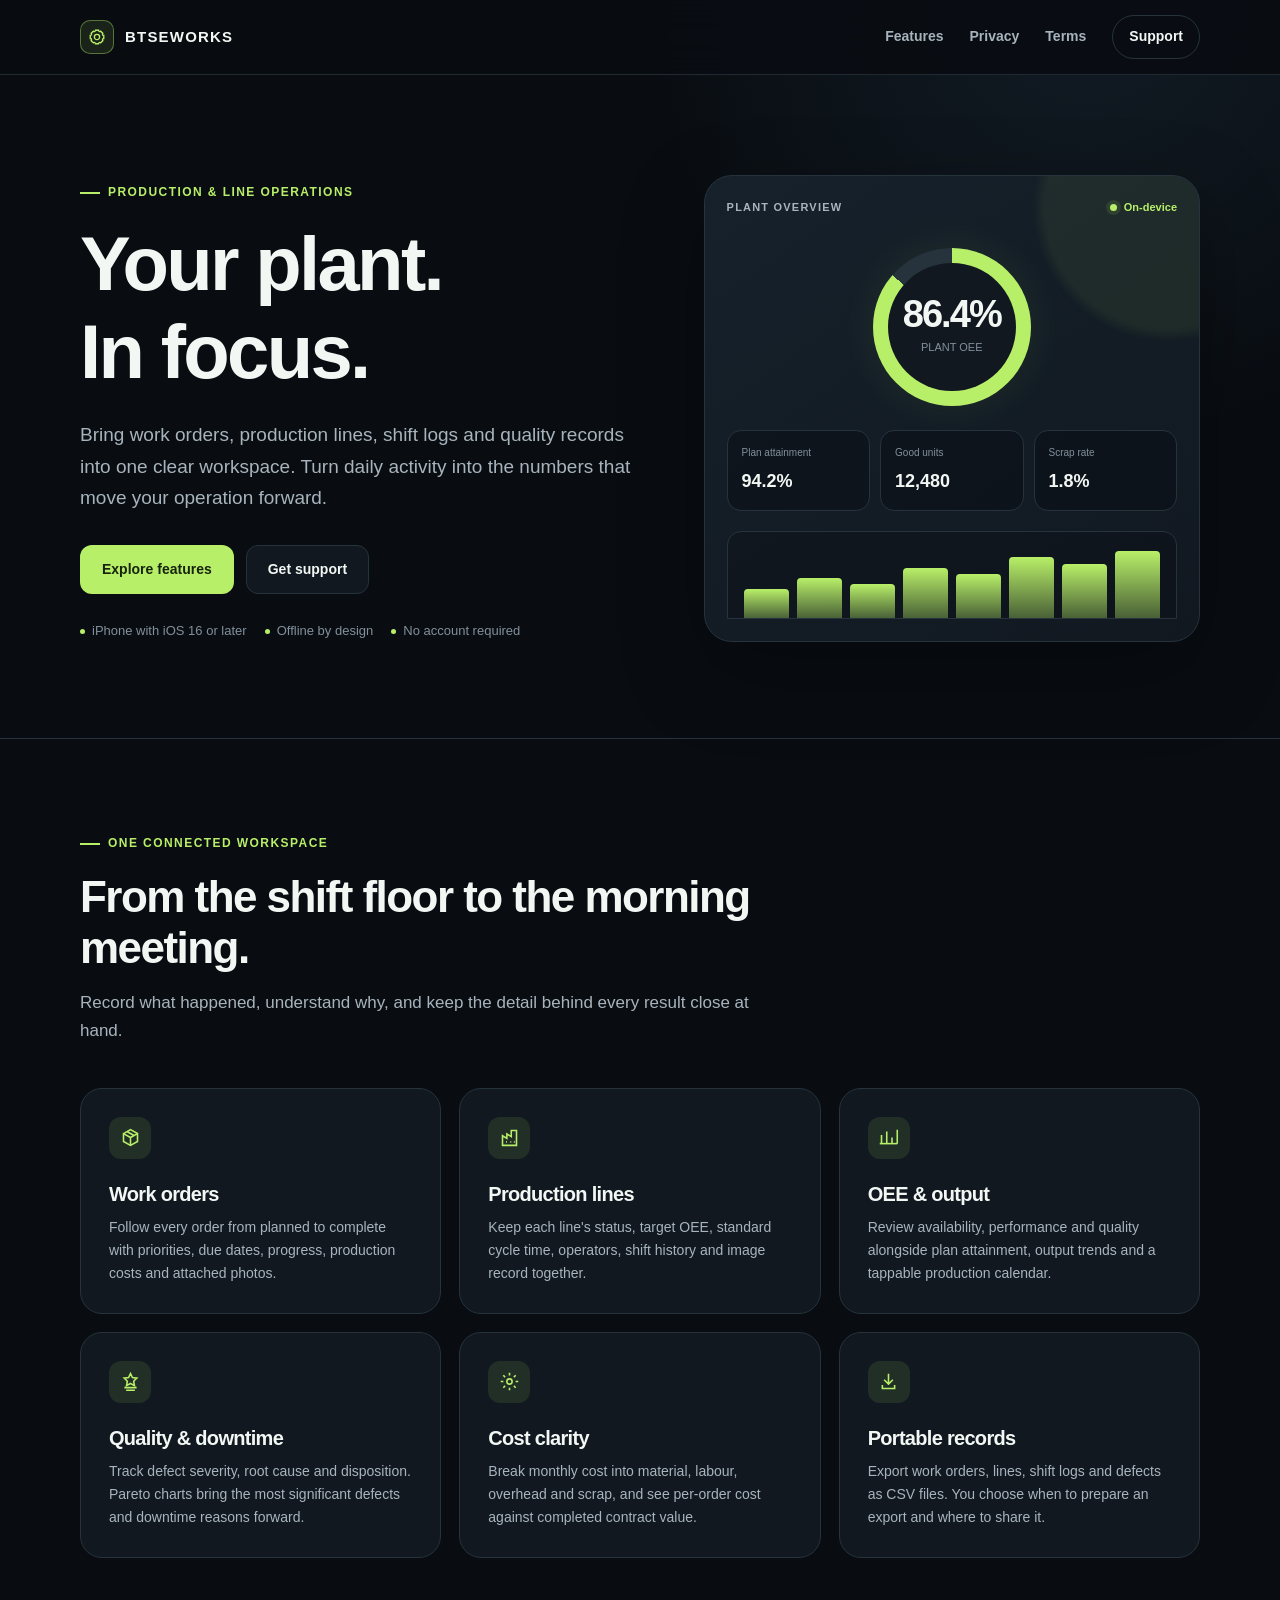
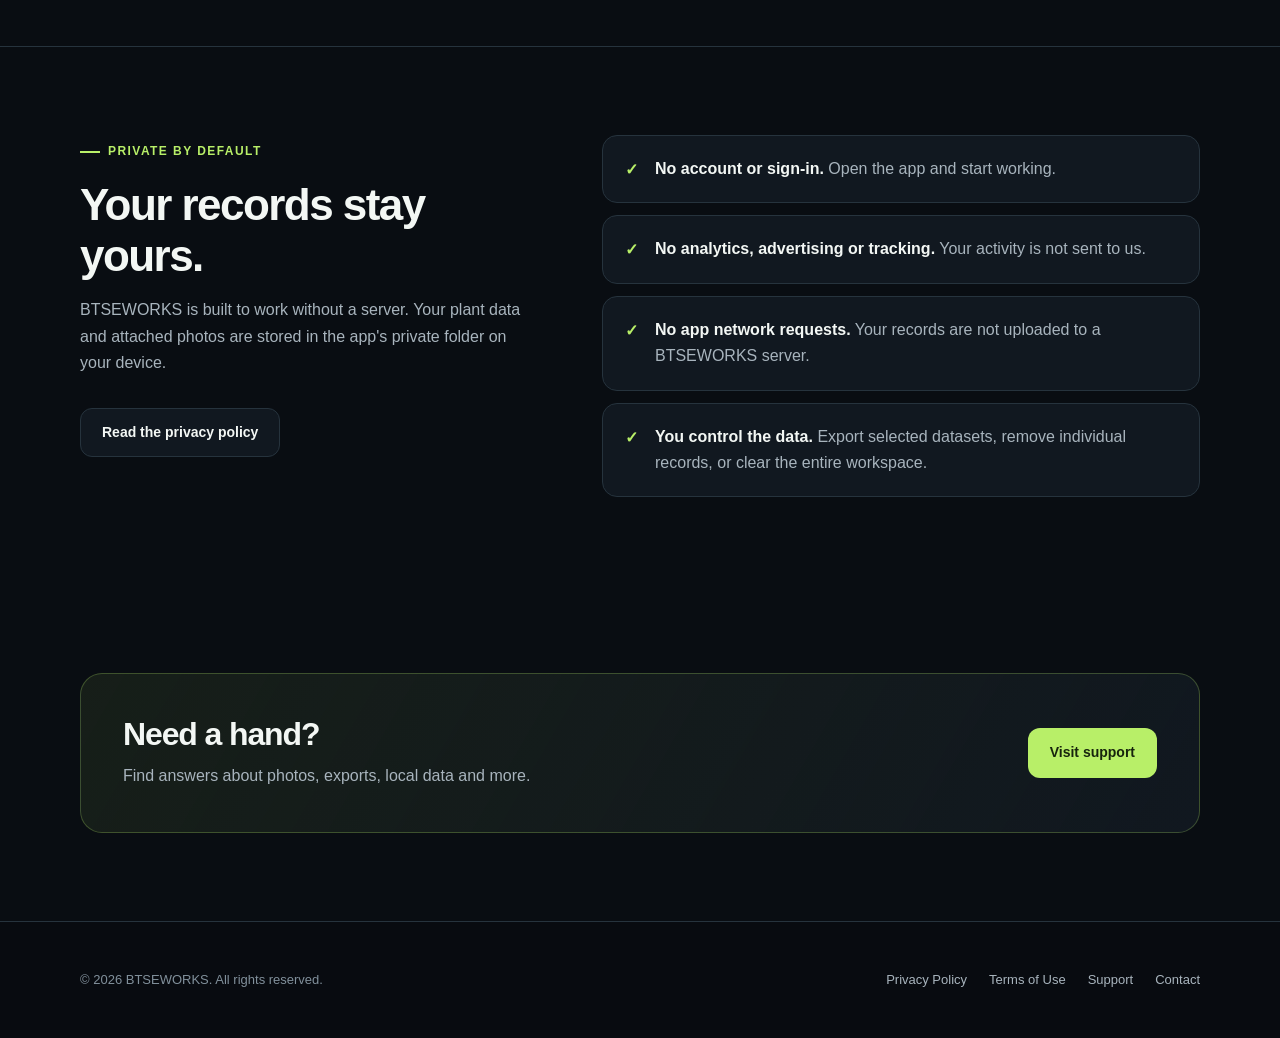
<file: index.html>
<!DOCTYPE html>
<html lang="en">
<head>
  <meta charset="utf-8">
  <meta name="viewport" content="width=device-width, initial-scale=1">
  <meta name="description" content="BTSEWORKS is an offline production and line operations console for work orders, shift logs, quality records, OEE and plant reporting on iPhone.">
  <meta name="theme-color" content="#090d12">
  <title>BTSEWORKS — Production &amp; Line Operations Console</title>
  <link rel="stylesheet" href="styles.css">
</head>
<body>
  <header class="site-header">
    <div class="container nav">
      <a class="brand" href="index.html" aria-label="BTSEWORKS home">
        <span class="brand-mark" aria-hidden="true">
          <svg viewBox="0 0 24 24" fill="none" stroke="currentColor" stroke-width="1.8"><path d="M12 15.5a3.5 3.5 0 1 0 0-7 3.5 3.5 0 0 0 0 7Z"/><path d="M19.4 15a1.7 1.7 0 0 0 .34 1.88l.06.06-2.83 2.83-.06-.06a1.7 1.7 0 0 0-1.88-.34 1.7 1.7 0 0 0-1.03 1.56V21h-4v-.08A1.7 1.7 0 0 0 9 19.37a1.7 1.7 0 0 0-1.88.34l-.06.06-2.83-2.83.06-.06A1.7 1.7 0 0 0 4.63 15a1.7 1.7 0 0 0-1.55-1.03H3v-4h.08A1.7 1.7 0 0 0 4.63 9a1.7 1.7 0 0 0-.34-1.88l-.06-.06 2.83-2.83.06.06A1.7 1.7 0 0 0 9 4.63a1.7 1.7 0 0 0 1.03-1.55V3h4v.08A1.7 1.7 0 0 0 15 4.63a1.7 1.7 0 0 0 1.88-.34l.06-.06 2.83 2.83-.06.06A1.7 1.7 0 0 0 19.37 9a1.7 1.7 0 0 0 1.55 1.03H21v4h-.08A1.7 1.7 0 0 0 19.4 15Z"/></svg>
        </span>
        BTSEWORKS
      </a>
      <nav class="nav-links" aria-label="Main navigation">
        <a href="#features">Features</a>
        <a href="privacy.html">Privacy</a>
        <a href="terms.html">Terms</a>
        <a class="nav-cta" href="support.html">Support</a>
      </nav>
    </div>
  </header>

  <main>
    <div class="container hero">
      <div class="hero-copy">
        <p class="eyebrow">Production &amp; line operations</p>
        <h1>Your plant.<br>In focus.</h1>
        <p>Bring work orders, production lines, shift logs and quality records into one clear workspace. Turn daily activity into the numbers that move your operation forward.</p>
        <div class="button-row">
          <a class="button button-primary" href="#features">Explore features</a>
          <a class="button button-secondary" href="support.html">Get support</a>
        </div>
        <div class="hero-note" aria-label="Product highlights">
          <span>iPhone with iOS 16 or later</span>
          <span>Offline by design</span>
          <span>No account required</span>
        </div>
      </div>

      <div class="console" aria-label="Illustration of the BTSEWORKS plant overview">
        <div class="console-top">
          <span class="console-label">Plant overview</span>
          <span class="live-badge">On-device</span>
        </div>
        <div class="gauge-wrap">
          <div class="gauge">
            <div class="gauge-value"><strong>86.4%</strong><span>PLANT OEE</span></div>
          </div>
        </div>
        <div class="metric-grid">
          <div class="metric"><span>Plan attainment</span><strong>94.2%</strong></div>
          <div class="metric"><span>Good units</span><strong>12,480</strong></div>
          <div class="metric"><span>Scrap rate</span><strong>1.8%</strong></div>
        </div>
        <div class="chart" aria-hidden="true">
          <i style="--bar: 42%"></i><i style="--bar: 57%"></i><i style="--bar: 49%"></i><i style="--bar: 72%"></i><i style="--bar: 64%"></i><i style="--bar: 88%"></i><i style="--bar: 78%"></i><i style="--bar: 96%"></i>
        </div>
      </div>
    </div>

    <section class="section" id="features" aria-labelledby="features-title">
      <div class="container">
        <div class="section-heading">
          <p class="eyebrow">One connected workspace</p>
          <h2 id="features-title">From the shift floor to the morning meeting.</h2>
          <p>Record what happened, understand why, and keep the detail behind every result close at hand.</p>
        </div>
        <div class="feature-grid">
          <article class="feature-card">
            <div class="feature-icon" aria-hidden="true"><svg viewBox="0 0 24 24" fill="none" stroke="currentColor" stroke-width="1.8"><path d="M4 7.5 12 3l8 4.5v9L12 21l-8-4.5v-9Z"/><path d="m4 7.5 8 4.5 8-4.5M12 12v9M8 5.2l8 4.5"/></svg></div>
            <h3>Work orders</h3>
            <p>Follow every order from planned to complete with priorities, due dates, progress, production costs and attached photos.</p>
          </article>
          <article class="feature-card">
            <div class="feature-icon" aria-hidden="true"><svg viewBox="0 0 24 24" fill="none" stroke="currentColor" stroke-width="1.8"><path d="M4 21V10l5 3V8l5 3V4h6v17H4Z"/><path d="M8 17h1M13 17h1M17 17h1"/></svg></div>
            <h3>Production lines</h3>
            <p>Keep each line's status, target OEE, standard cycle time, operators, shift history and image record together.</p>
          </article>
          <article class="feature-card">
            <div class="feature-icon" aria-hidden="true"><svg viewBox="0 0 24 24" fill="none" stroke="currentColor" stroke-width="1.8"><path d="M4 19V9M10 19V5M16 19v-7M22 19V3"/><path d="M2 19h20"/></svg></div>
            <h3>OEE &amp; output</h3>
            <p>Review availability, performance and quality alongside plan attainment, output trends and a tappable production calendar.</p>
          </article>
          <article class="feature-card">
            <div class="feature-icon" aria-hidden="true"><svg viewBox="0 0 24 24" fill="none" stroke="currentColor" stroke-width="1.8"><path d="m12 3 2.2 4.5 5 .7-3.6 3.5.9 5-4.5-2.4-4.5 2.4.9-5-3.6-3.5 5-.7L12 3Z"/><path d="M5 19h14M7 22h10"/></svg></div>
            <h3>Quality &amp; downtime</h3>
            <p>Track defect severity, root cause and disposition. Pareto charts bring the most significant defects and downtime reasons forward.</p>
          </article>
          <article class="feature-card">
            <div class="feature-icon" aria-hidden="true"><svg viewBox="0 0 24 24" fill="none" stroke="currentColor" stroke-width="1.8"><circle cx="12" cy="12" r="3"/><path d="M12 2v3M12 19v3M2 12h3M19 12h3M4.9 4.9 7 7M17 17l2.1 2.1M19.1 4.9 17 7M7 17l-2.1 2.1"/></svg></div>
            <h3>Cost clarity</h3>
            <p>Break monthly cost into material, labour, overhead and scrap, and see per-order cost against completed contract value.</p>
          </article>
          <article class="feature-card">
            <div class="feature-icon" aria-hidden="true"><svg viewBox="0 0 24 24" fill="none" stroke="currentColor" stroke-width="1.8"><path d="M12 3v12M7 10l5 5 5-5"/><path d="M5 16v4h14v-4"/></svg></div>
            <h3>Portable records</h3>
            <p>Export work orders, lines, shift logs and defects as CSV files. You choose when to prepare an export and where to share it.</p>
          </article>
        </div>
      </div>
    </section>

    <section class="section" aria-labelledby="privacy-title">
      <div class="container split-section">
        <div>
          <p class="eyebrow">Private by default</p>
          <h2 id="privacy-title">Your records stay yours.</h2>
          <p>BTSEWORKS is built to work without a server. Your plant data and attached photos are stored in the app's private folder on your device.</p>
          <div class="button-row">
            <a class="button button-secondary" href="privacy.html">Read the privacy policy</a>
          </div>
        </div>
        <ul class="check-list">
          <li><strong>No account or sign-in.</strong> Open the app and start working.</li>
          <li><strong>No analytics, advertising or tracking.</strong> Your activity is not sent to us.</li>
          <li><strong>No app network requests.</strong> Your records are not uploaded to a BTSEWORKS server.</li>
          <li><strong>You control the data.</strong> Export selected datasets, remove individual records, or clear the entire workspace.</li>
        </ul>
      </div>
    </section>

    <div class="container">
      <section class="cta-panel" aria-labelledby="support-title">
        <div>
          <h2 id="support-title">Need a hand?</h2>
          <p>Find answers about photos, exports, local data and more.</p>
        </div>
        <a class="button button-primary" href="support.html">Visit support</a>
      </section>
    </div>
  </main>

  <footer class="site-footer">
    <div class="container footer-inner">
      <span>© 2026 BTSEWORKS. All rights reserved.</span>
      <nav class="footer-links" aria-label="Footer navigation">
        <a href="privacy.html">Privacy Policy</a>
        <a href="terms.html">Terms of Use</a>
        <a href="support.html">Support</a>
        <a href="mailto:shuummaa09@gmail.com">Contact</a>
      </nav>
    </div>
  </footer>
</body>
</html>
</file>
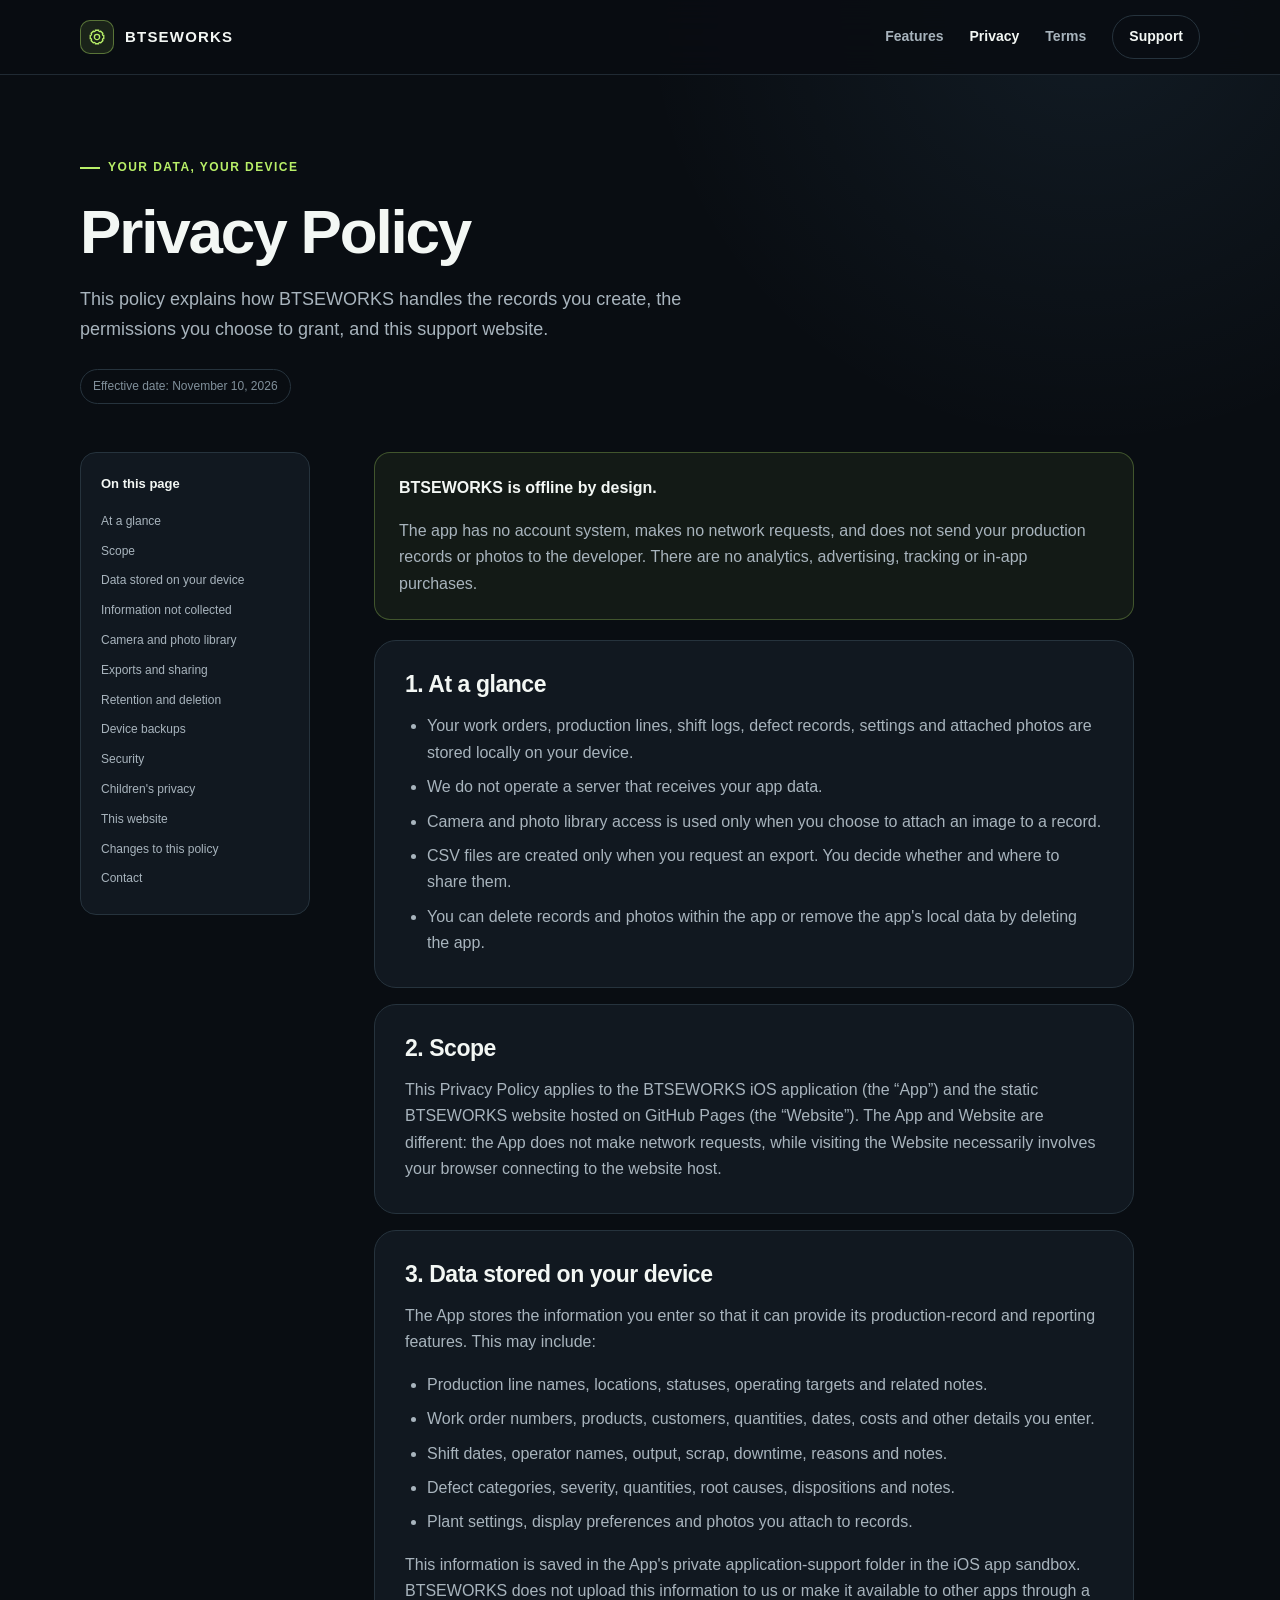
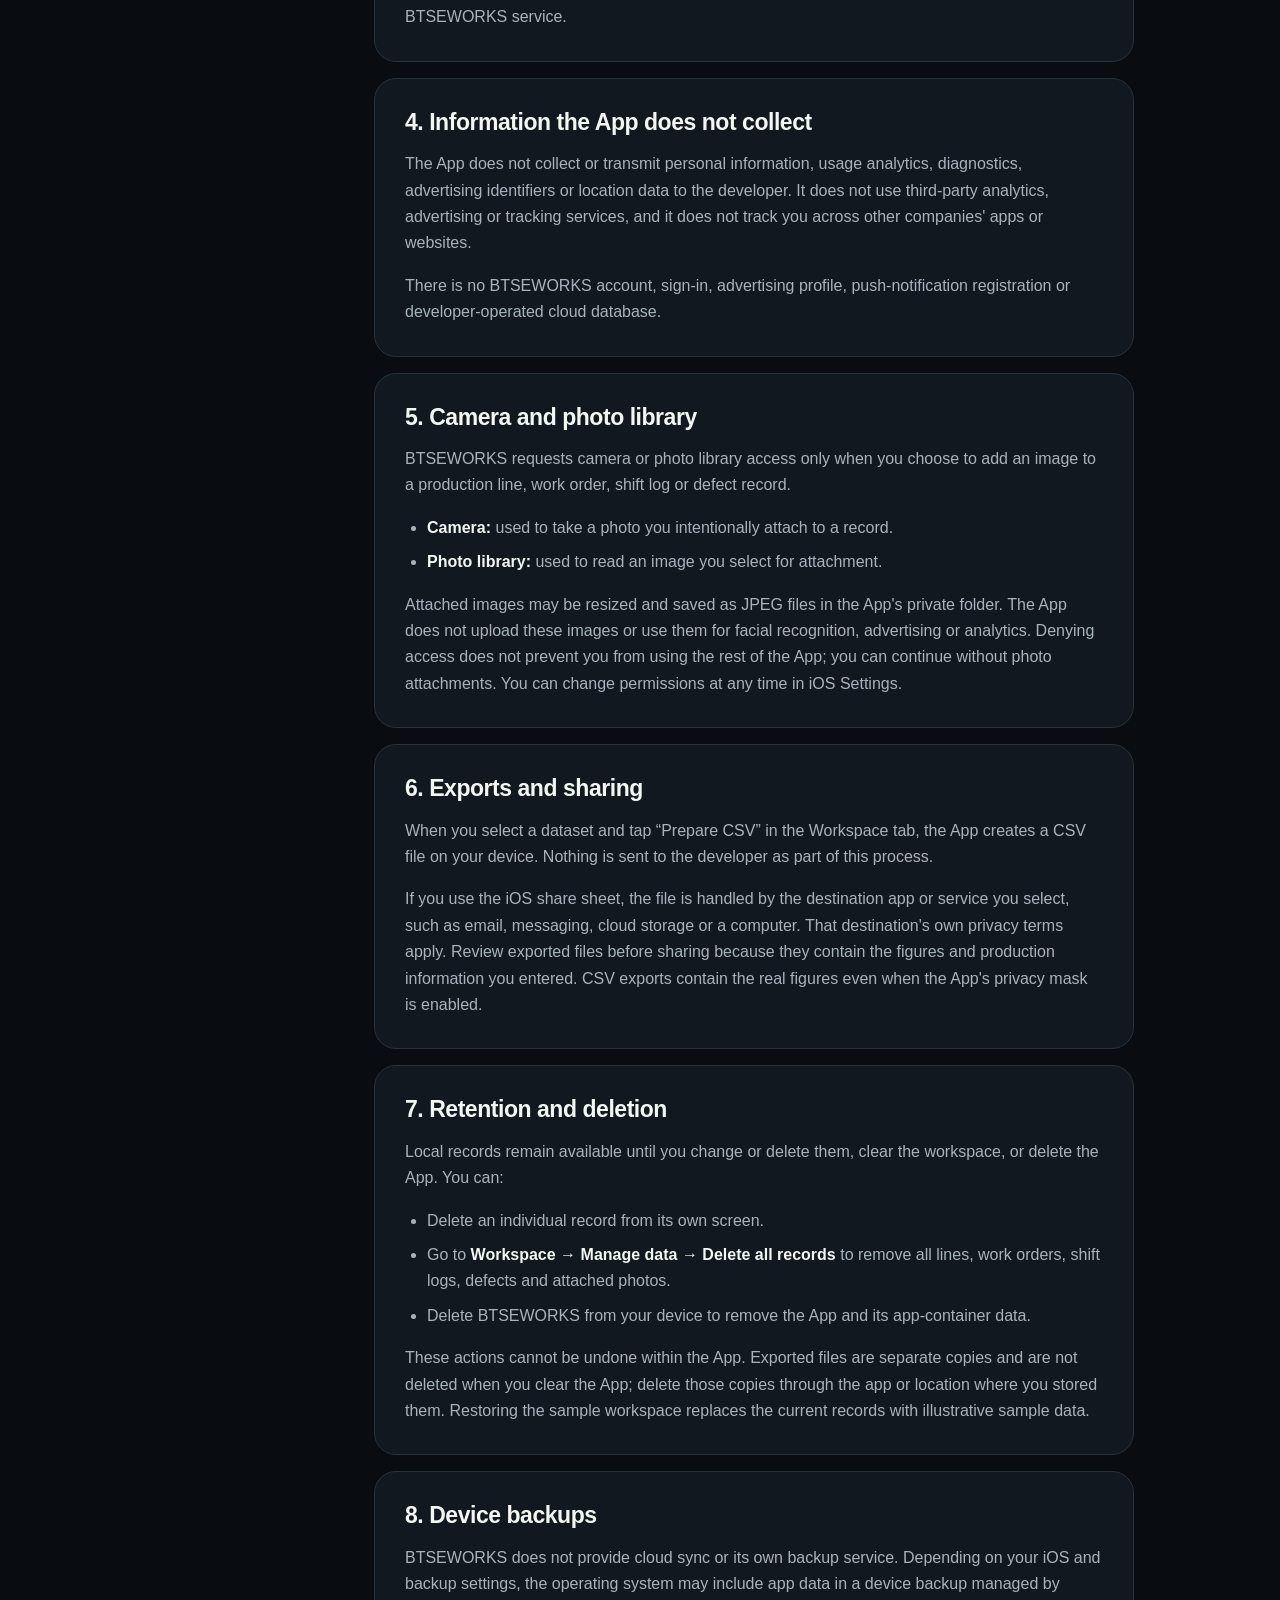
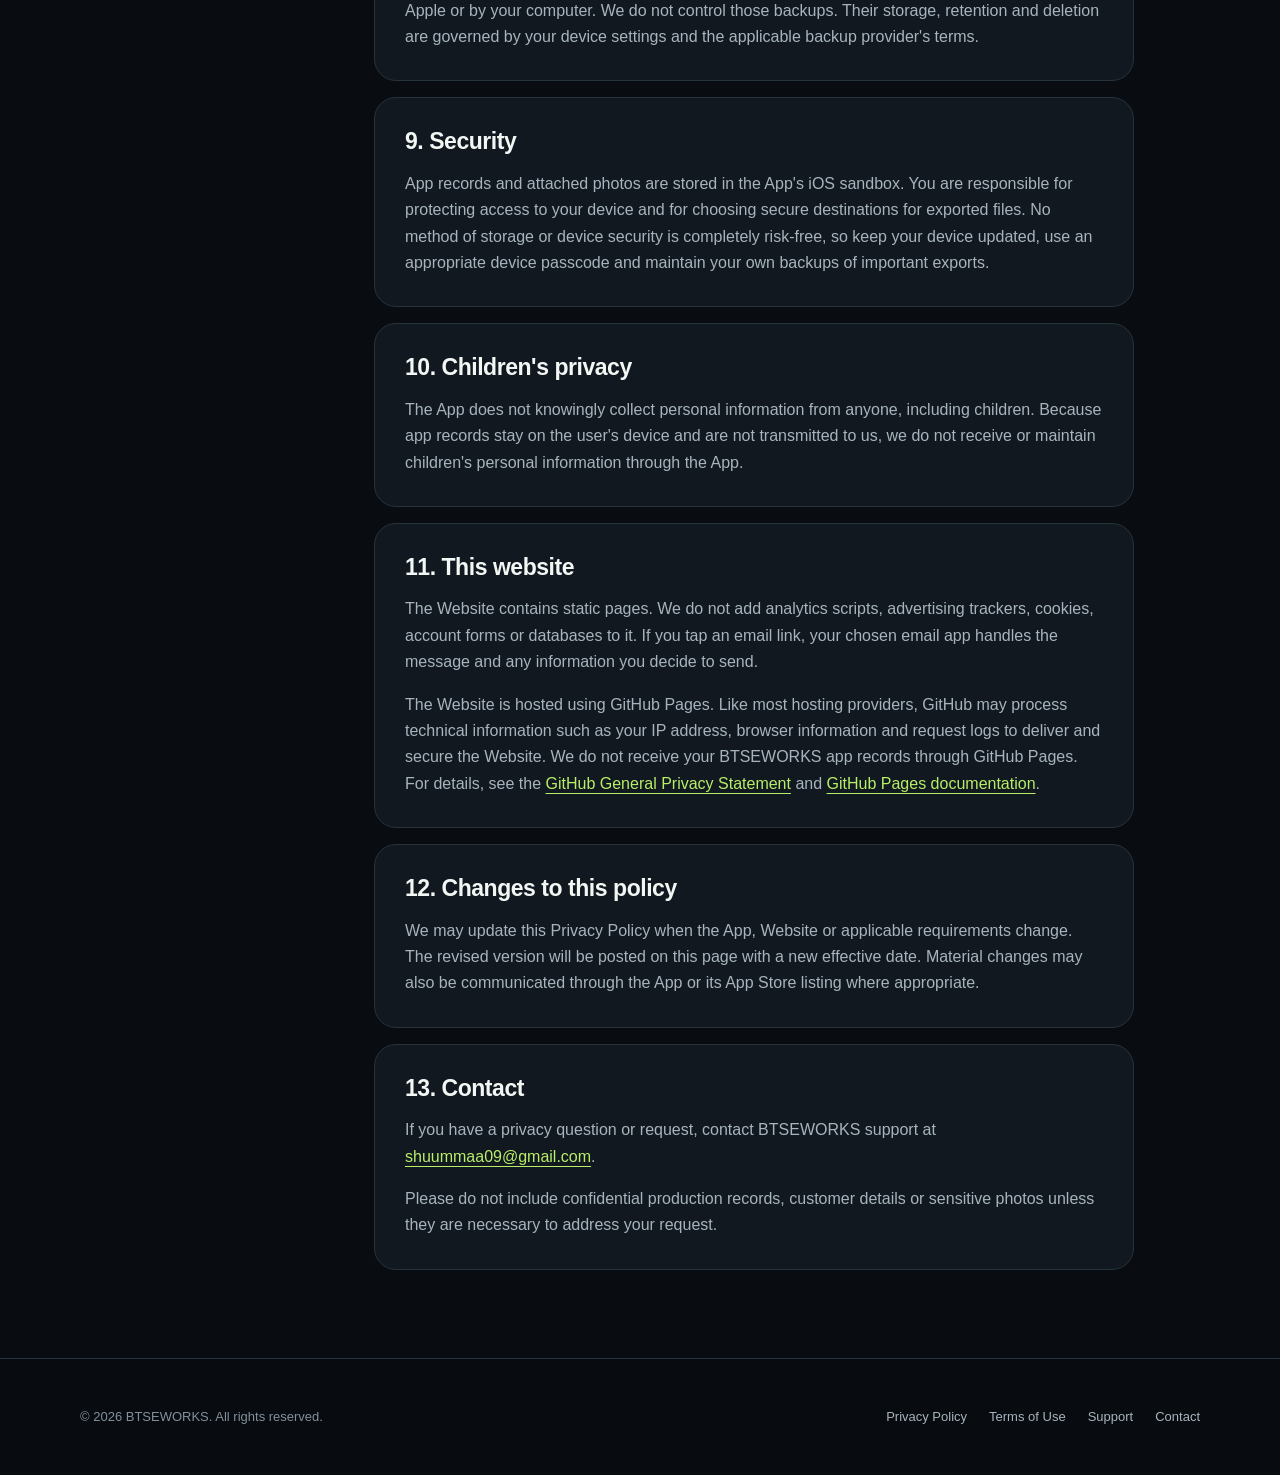
<file: privacy.html>
<!DOCTYPE html>
<html lang="en">
<head>
  <meta charset="utf-8">
  <meta name="viewport" content="width=device-width, initial-scale=1">
  <meta name="description" content="Privacy Policy for BTSEWORKS. Learn how the app stores production records and photos on your device without accounts, analytics, advertising or tracking.">
  <meta name="theme-color" content="#090d12">
  <title>Privacy Policy — BTSEWORKS</title>
  <link rel="stylesheet" href="styles.css">
</head>
<body>
  <header class="site-header">
    <div class="container nav">
      <a class="brand" href="index.html" aria-label="BTSEWORKS home">
        <span class="brand-mark" aria-hidden="true"><svg viewBox="0 0 24 24" fill="none" stroke="currentColor" stroke-width="1.8"><path d="M12 15.5a3.5 3.5 0 1 0 0-7 3.5 3.5 0 0 0 0 7Z"/><path d="M19.4 15a1.7 1.7 0 0 0 .34 1.88l.06.06-2.83 2.83-.06-.06a1.7 1.7 0 0 0-1.88-.34 1.7 1.7 0 0 0-1.03 1.56V21h-4v-.08A1.7 1.7 0 0 0 9 19.37a1.7 1.7 0 0 0-1.88.34l-.06.06-2.83-2.83.06-.06A1.7 1.7 0 0 0 4.63 15a1.7 1.7 0 0 0-1.55-1.03H3v-4h.08A1.7 1.7 0 0 0 4.63 9a1.7 1.7 0 0 0-.34-1.88l-.06-.06 2.83-2.83.06.06A1.7 1.7 0 0 0 9 4.63a1.7 1.7 0 0 0 1.03-1.55V3h4v.08A1.7 1.7 0 0 0 15 4.63a1.7 1.7 0 0 0 1.88-.34l.06-.06 2.83 2.83-.06.06A1.7 1.7 0 0 0 19.37 9a1.7 1.7 0 0 0 1.55 1.03H21v4h-.08A1.7 1.7 0 0 0 19.4 15Z"/></svg></span>
        BTSEWORKS
      </a>
      <nav class="nav-links" aria-label="Main navigation">
        <a href="index.html#features">Features</a>
        <a href="privacy.html" aria-current="page">Privacy</a>
        <a href="terms.html">Terms</a>
        <a class="nav-cta" href="support.html">Support</a>
      </nav>
    </div>
  </header>

  <main class="container">
    <header class="page-hero">
      <p class="eyebrow">Your data, your device</p>
      <h1>Privacy Policy</h1>
      <p>This policy explains how BTSEWORKS handles the records you create, the permissions you choose to grant, and this support website.</p>
      <span class="updated">Effective date: November 10, 2026</span>
    </header>

    <div class="legal-layout">
      <aside class="toc" aria-label="On this page">
        <strong>On this page</strong>
        <nav>
          <a href="#summary">At a glance</a>
          <a href="#scope">Scope</a>
          <a href="#local-data">Data stored on your device</a>
          <a href="#not-collected">Information not collected</a>
          <a href="#permissions">Camera and photo library</a>
          <a href="#exports">Exports and sharing</a>
          <a href="#retention">Retention and deletion</a>
          <a href="#backups">Device backups</a>
          <a href="#security">Security</a>
          <a href="#children">Children's privacy</a>
          <a href="#website">This website</a>
          <a href="#changes">Changes to this policy</a>
          <a href="#contact">Contact</a>
        </nav>
      </aside>

      <div class="legal-content">
        <div class="notice">
          <strong>BTSEWORKS is offline by design.</strong>
          <p>The app has no account system, makes no network requests, and does not send your production records or photos to the developer. There are no analytics, advertising, tracking or in-app purchases.</p>
        </div>

        <section class="legal-section" id="summary">
          <h2>1. At a glance</h2>
          <ul>
            <li>Your work orders, production lines, shift logs, defect records, settings and attached photos are stored locally on your device.</li>
            <li>We do not operate a server that receives your app data.</li>
            <li>Camera and photo library access is used only when you choose to attach an image to a record.</li>
            <li>CSV files are created only when you request an export. You decide whether and where to share them.</li>
            <li>You can delete records and photos within the app or remove the app's local data by deleting the app.</li>
          </ul>
        </section>

        <section class="legal-section" id="scope">
          <h2>2. Scope</h2>
          <p>This Privacy Policy applies to the BTSEWORKS iOS application (the “App”) and the static BTSEWORKS website hosted on GitHub Pages (the “Website”). The App and Website are different: the App does not make network requests, while visiting the Website necessarily involves your browser connecting to the website host.</p>
        </section>

        <section class="legal-section" id="local-data">
          <h2>3. Data stored on your device</h2>
          <p>The App stores the information you enter so that it can provide its production-record and reporting features. This may include:</p>
          <ul>
            <li>Production line names, locations, statuses, operating targets and related notes.</li>
            <li>Work order numbers, products, customers, quantities, dates, costs and other details you enter.</li>
            <li>Shift dates, operator names, output, scrap, downtime, reasons and notes.</li>
            <li>Defect categories, severity, quantities, root causes, dispositions and notes.</li>
            <li>Plant settings, display preferences and photos you attach to records.</li>
          </ul>
          <p>This information is saved in the App's private application-support folder in the iOS app sandbox. BTSEWORKS does not upload this information to us or make it available to other apps through a BTSEWORKS service.</p>
        </section>

        <section class="legal-section" id="not-collected">
          <h2>4. Information the App does not collect</h2>
          <p>The App does not collect or transmit personal information, usage analytics, diagnostics, advertising identifiers or location data to the developer. It does not use third-party analytics, advertising or tracking services, and it does not track you across other companies' apps or websites.</p>
          <p>There is no BTSEWORKS account, sign-in, advertising profile, push-notification registration or developer-operated cloud database.</p>
        </section>

        <section class="legal-section" id="permissions">
          <h2>5. Camera and photo library</h2>
          <p>BTSEWORKS requests camera or photo library access only when you choose to add an image to a production line, work order, shift log or defect record.</p>
          <ul>
            <li><strong>Camera:</strong> used to take a photo you intentionally attach to a record.</li>
            <li><strong>Photo library:</strong> used to read an image you select for attachment.</li>
          </ul>
          <p>Attached images may be resized and saved as JPEG files in the App's private folder. The App does not upload these images or use them for facial recognition, advertising or analytics. Denying access does not prevent you from using the rest of the App; you can continue without photo attachments. You can change permissions at any time in iOS Settings.</p>
        </section>

        <section class="legal-section" id="exports">
          <h2>6. Exports and sharing</h2>
          <p>When you select a dataset and tap “Prepare CSV” in the Workspace tab, the App creates a CSV file on your device. Nothing is sent to the developer as part of this process.</p>
          <p>If you use the iOS share sheet, the file is handled by the destination app or service you select, such as email, messaging, cloud storage or a computer. That destination's own privacy terms apply. Review exported files before sharing because they contain the figures and production information you entered. CSV exports contain the real figures even when the App's privacy mask is enabled.</p>
        </section>

        <section class="legal-section" id="retention">
          <h2>7. Retention and deletion</h2>
          <p>Local records remain available until you change or delete them, clear the workspace, or delete the App. You can:</p>
          <ul>
            <li>Delete an individual record from its own screen.</li>
            <li>Go to <strong>Workspace → Manage data → Delete all records</strong> to remove all lines, work orders, shift logs, defects and attached photos.</li>
            <li>Delete BTSEWORKS from your device to remove the App and its app-container data.</li>
          </ul>
          <p>These actions cannot be undone within the App. Exported files are separate copies and are not deleted when you clear the App; delete those copies through the app or location where you stored them. Restoring the sample workspace replaces the current records with illustrative sample data.</p>
        </section>

        <section class="legal-section" id="backups">
          <h2>8. Device backups</h2>
          <p>BTSEWORKS does not provide cloud sync or its own backup service. Depending on your iOS and backup settings, the operating system may include app data in a device backup managed by Apple or by your computer. We do not control those backups. Their storage, retention and deletion are governed by your device settings and the applicable backup provider's terms.</p>
        </section>

        <section class="legal-section" id="security">
          <h2>9. Security</h2>
          <p>App records and attached photos are stored in the App's iOS sandbox. You are responsible for protecting access to your device and for choosing secure destinations for exported files. No method of storage or device security is completely risk-free, so keep your device updated, use an appropriate device passcode and maintain your own backups of important exports.</p>
        </section>

        <section class="legal-section" id="children">
          <h2>10. Children's privacy</h2>
          <p>The App does not knowingly collect personal information from anyone, including children. Because app records stay on the user's device and are not transmitted to us, we do not receive or maintain children's personal information through the App.</p>
        </section>

        <section class="legal-section" id="website">
          <h2>11. This website</h2>
          <p>The Website contains static pages. We do not add analytics scripts, advertising trackers, cookies, account forms or databases to it. If you tap an email link, your chosen email app handles the message and any information you decide to send.</p>
          <p>The Website is hosted using GitHub Pages. Like most hosting providers, GitHub may process technical information such as your IP address, browser information and request logs to deliver and secure the Website. We do not receive your BTSEWORKS app records through GitHub Pages. For details, see the <a href="https://docs.github.com/en/site-policy/privacy-policies/github-general-privacy-statement" rel="noopener noreferrer">GitHub General Privacy Statement</a> and <a href="https://docs.github.com/en/pages/getting-started-with-github-pages/about-github-pages" rel="noopener noreferrer">GitHub Pages documentation</a>.</p>
        </section>

        <section class="legal-section" id="changes">
          <h2>12. Changes to this policy</h2>
          <p>We may update this Privacy Policy when the App, Website or applicable requirements change. The revised version will be posted on this page with a new effective date. Material changes may also be communicated through the App or its App Store listing where appropriate.</p>
        </section>

        <section class="legal-section" id="contact">
          <h2>13. Contact</h2>
          <p>If you have a privacy question or request, contact BTSEWORKS support at <a href="mailto:shuummaa09@gmail.com">shuummaa09@gmail.com</a>.</p>
          <p>Please do not include confidential production records, customer details or sensitive photos unless they are necessary to address your request.</p>
        </section>
      </div>
    </div>
  </main>

  <footer class="site-footer">
    <div class="container footer-inner">
      <span>© 2026 BTSEWORKS. All rights reserved.</span>
      <nav class="footer-links" aria-label="Footer navigation">
        <a href="privacy.html">Privacy Policy</a>
        <a href="terms.html">Terms of Use</a>
        <a href="support.html">Support</a>
        <a href="mailto:shuummaa09@gmail.com">Contact</a>
      </nav>
    </div>
  </footer>
</body>
</html>
</file>
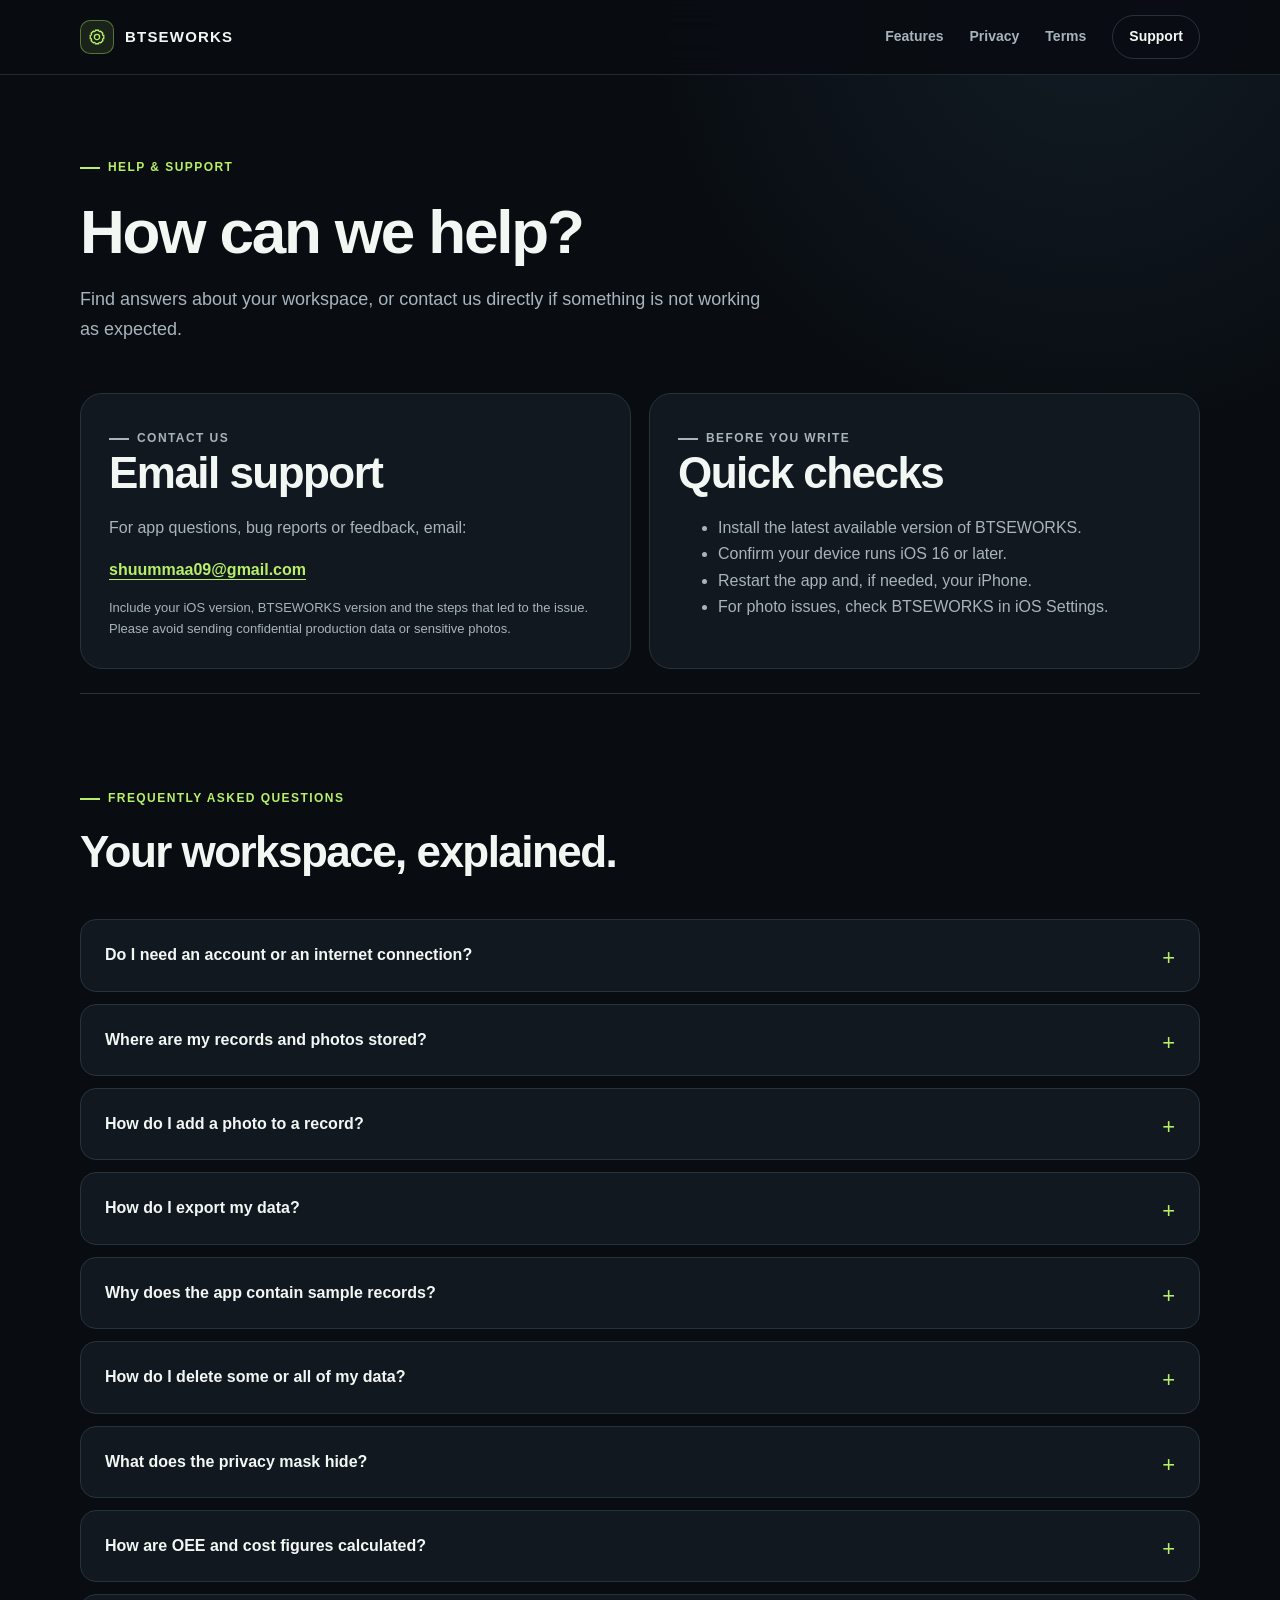
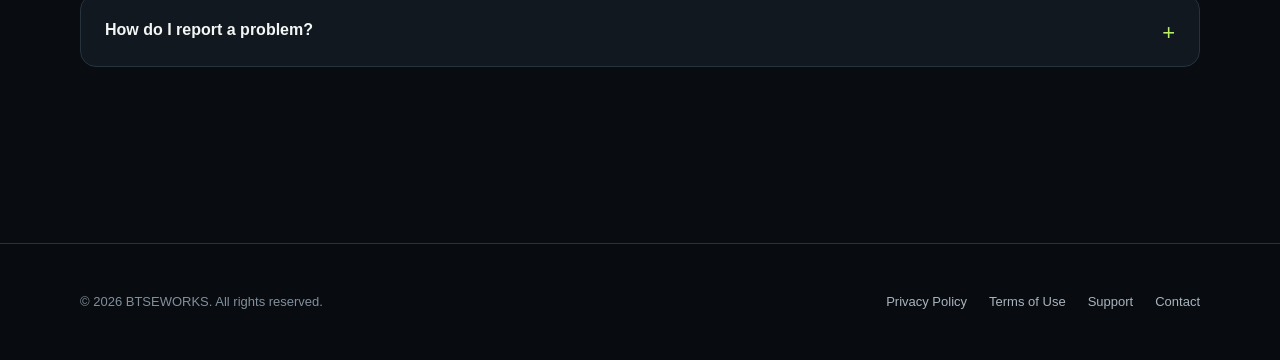
<file: support.html>
<!DOCTYPE html>
<html lang="en">
<head>
  <meta charset="utf-8">
  <meta name="viewport" content="width=device-width, initial-scale=1">
  <meta name="description" content="Get help with BTSEWORKS, including local records, camera and photo permissions, CSV exports, sample data and deleting your workspace.">
  <meta name="theme-color" content="#090d12">
  <title>Support — BTSEWORKS</title>
  <link rel="stylesheet" href="styles.css">
</head>
<body>
  <header class="site-header">
    <div class="container nav">
      <a class="brand" href="index.html" aria-label="BTSEWORKS home">
        <span class="brand-mark" aria-hidden="true"><svg viewBox="0 0 24 24" fill="none" stroke="currentColor" stroke-width="1.8"><path d="M12 15.5a3.5 3.5 0 1 0 0-7 3.5 3.5 0 0 0 0 7Z"/><path d="M19.4 15a1.7 1.7 0 0 0 .34 1.88l.06.06-2.83 2.83-.06-.06a1.7 1.7 0 0 0-1.88-.34 1.7 1.7 0 0 0-1.03 1.56V21h-4v-.08A1.7 1.7 0 0 0 9 19.37a1.7 1.7 0 0 0-1.88.34l-.06.06-2.83-2.83.06-.06A1.7 1.7 0 0 0 4.63 15a1.7 1.7 0 0 0-1.55-1.03H3v-4h.08A1.7 1.7 0 0 0 4.63 9a1.7 1.7 0 0 0-.34-1.88l-.06-.06 2.83-2.83.06.06A1.7 1.7 0 0 0 9 4.63a1.7 1.7 0 0 0 1.03-1.55V3h4v.08A1.7 1.7 0 0 0 15 4.63a1.7 1.7 0 0 0 1.88-.34l.06-.06 2.83 2.83-.06.06A1.7 1.7 0 0 0 19.37 9a1.7 1.7 0 0 0 1.55 1.03H21v4h-.08A1.7 1.7 0 0 0 19.4 15Z"/></svg></span>
        BTSEWORKS
      </a>
      <nav class="nav-links" aria-label="Main navigation">
        <a href="index.html#features">Features</a>
        <a href="privacy.html">Privacy</a>
        <a href="terms.html">Terms</a>
        <a class="nav-cta" href="support.html" aria-current="page">Support</a>
      </nav>
    </div>
  </header>

  <main class="container">
    <header class="page-hero">
      <p class="eyebrow">Help &amp; support</p>
      <h1>How can we help?</h1>
      <p>Find answers about your workspace, or contact us directly if something is not working as expected.</p>
    </header>

    <section class="support-grid" aria-label="Support options">
      <article class="support-card contact-box">
        <p class="eyebrow">Contact us</p>
        <h2>Email support</h2>
        <p>For app questions, bug reports or feedback, email:</p>
        <p><a href="mailto:shuummaa09@gmail.com?subject=BTSEWORKS%20Support">shuummaa09@gmail.com</a></p>
        <p class="small muted">Include your iOS version, BTSEWORKS version and the steps that led to the issue. Please avoid sending confidential production data or sensitive photos.</p>
      </article>
      <article class="support-card">
        <p class="eyebrow">Before you write</p>
        <h2>Quick checks</h2>
        <ul class="muted">
          <li>Install the latest available version of BTSEWORKS.</li>
          <li>Confirm your device runs iOS 16 or later.</li>
          <li>Restart the app and, if needed, your iPhone.</li>
          <li>For photo issues, check BTSEWORKS in iOS Settings.</li>
        </ul>
      </article>
    </section>

    <section class="section" aria-labelledby="faq-title">
      <div class="section-heading">
          <p class="eyebrow">Frequently asked questions</p>
          <h2 id="faq-title">Your workspace, explained.</h2>
      </div>
      <div class="faq-list">
        <details>
          <summary>Do I need an account or an internet connection?</summary>
          <div><p>No. BTSEWORKS has no account or sign-in and is designed to work offline. The app does not make network requests, so you can create and review records without an internet connection.</p></div>
        </details>

        <details>
          <summary>Where are my records and photos stored?</summary>
          <div><p>They are stored in BTSEWORKS's private application-support folder on your device. The app does not upload them to a developer-operated server or provide its own cloud sync. Device backups, if enabled, are managed separately by iOS, Apple or your computer.</p></div>
        </details>

        <details>
          <summary>How do I add a photo to a record?</summary>
          <div><p>While creating or editing a supported line, work order, shift log or defect record, choose the camera or photo-library option. Camera access lets you take a new photo; photo-library access lets you choose an existing image. Attached photos are stored in the app's private folder.</p><p>If access was previously denied, open iOS Settings, find BTSEWORKS, and enable the relevant permission. You can use the rest of the app without granting photo permissions.</p></div>
        </details>

        <details>
          <summary>How do I export my data?</summary>
          <div>
            <ol>
              <li>Open the <strong>Workspace</strong> tab.</li>
              <li>Under <strong>Export</strong>, choose Work orders, Lines, Shift logs or Defects.</li>
              <li>Tap <strong>Prepare CSV</strong>.</li>
              <li>Tap <strong>Share file</strong> and choose a destination in the iOS share sheet.</li>
            </ol>
            <p>Each export contains every row in the selected dataset. The app creates the file locally and does not upload it. Exports contain the real figures even when the privacy mask is on, so check the file before sharing.</p>
          </div>
        </details>

        <details>
          <summary>Why does the app contain sample records?</summary>
          <div><p>BTSEWORKS opens with an illustrative plant so you can explore its charts and workflows. Replace the sample entries with your own records when you are ready.</p><p><strong>Important:</strong> “Restore sample workspace” replaces the entire current workspace with sample data. Export anything important before using that option.</p></div>
        </details>

        <details>
          <summary>How do I delete some or all of my data?</summary>
          <div><p>You can delete an individual record from its own screen. To clear the workspace, go to <strong>Workspace → Manage data → Delete all records</strong>. This removes all lines, work orders, shift logs, defect records and attached photos from the app, and cannot be undone.</p><p>Deleting BTSEWORKS removes its app-container data from the device. Previously exported CSV files are separate copies and must be deleted from wherever you saved or shared them.</p></div>
        </details>

        <details>
          <summary>What does the privacy mask hide?</summary>
          <div><p>The privacy mask in Workspace replaces displayed monetary amounts with dots. It is a display setting, not encryption, and it does not change your records. CSV exports still contain the actual figures.</p></div>
        </details>

        <details>
          <summary>How are OEE and cost figures calculated?</summary>
          <div><p>BTSEWORKS calculates its charts and figures from the records and plant settings you enter. OEE combines availability, performance and quality; cost views use your material, labour, overhead and scrap inputs. Check the underlying entries before relying on a result for scheduling, costing or other operational decisions.</p></div>
        </details>

        <details>
          <summary>How do I report a problem?</summary>
          <div><p>Email <a href="mailto:shuummaa09@gmail.com?subject=BTSEWORKS%20Support">shuummaa09@gmail.com</a> with a short description, what you expected to happen, your iOS and app versions, and the steps to reproduce the issue. Screenshots can help, but please remove confidential information first.</p></div>
        </details>
      </div>
    </section>
  </main>

  <footer class="site-footer">
    <div class="container footer-inner">
      <span>© 2026 BTSEWORKS. All rights reserved.</span>
      <nav class="footer-links" aria-label="Footer navigation">
        <a href="privacy.html">Privacy Policy</a>
        <a href="terms.html">Terms of Use</a>
        <a href="support.html">Support</a>
        <a href="mailto:shuummaa09@gmail.com">Contact</a>
      </nav>
    </div>
  </footer>
</body>
</html>
</file>
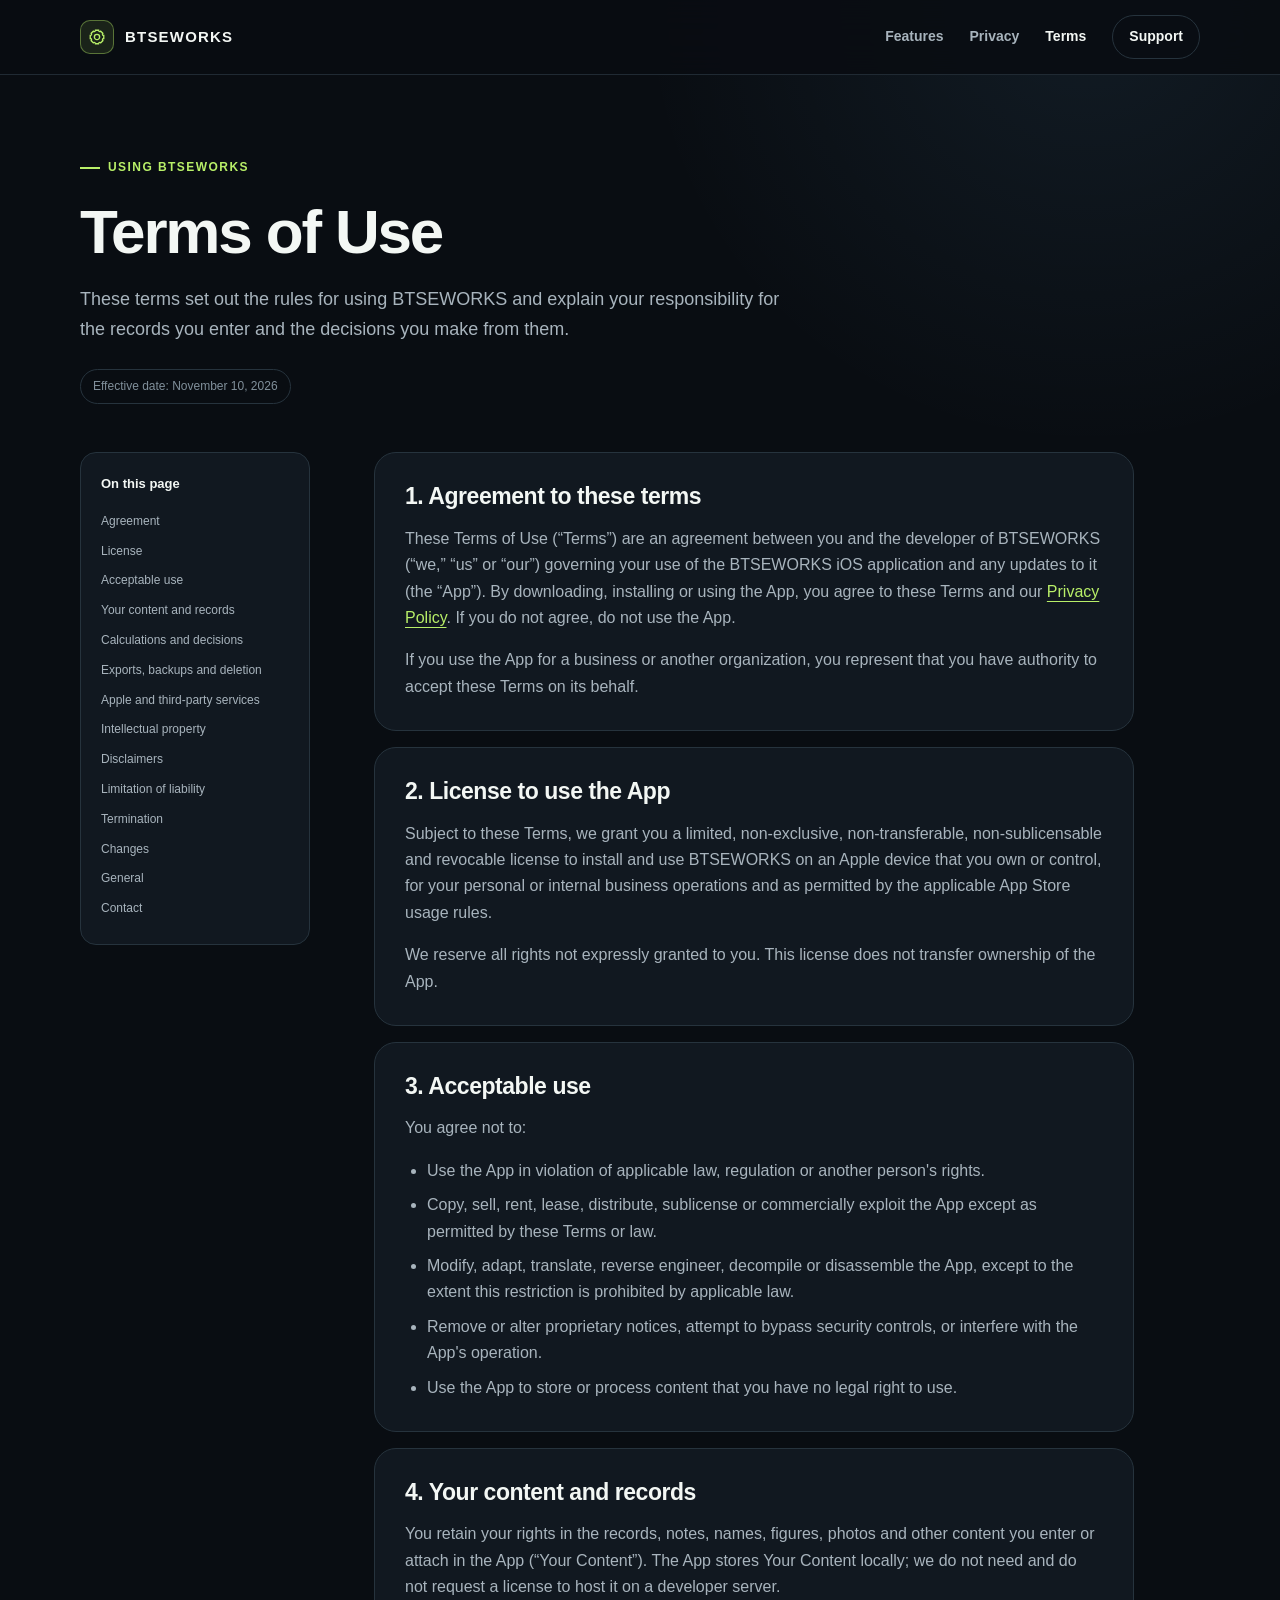
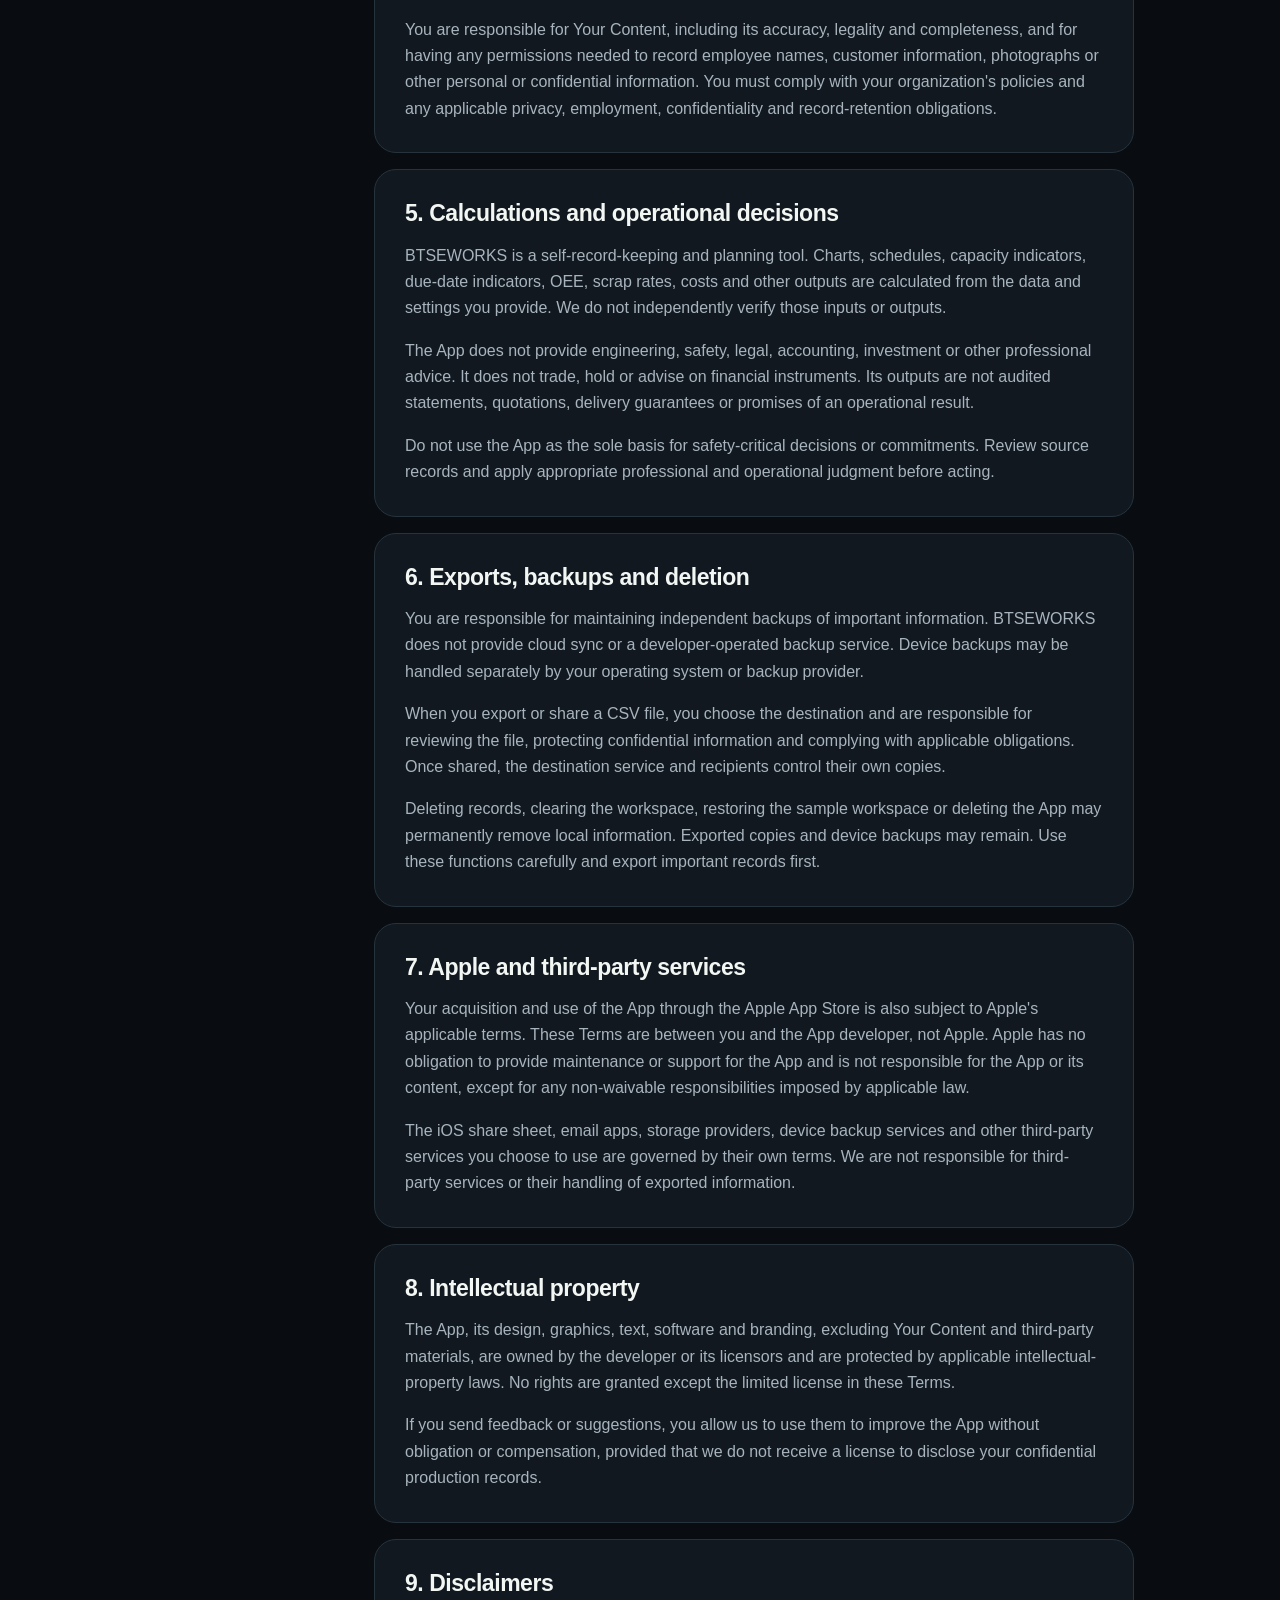
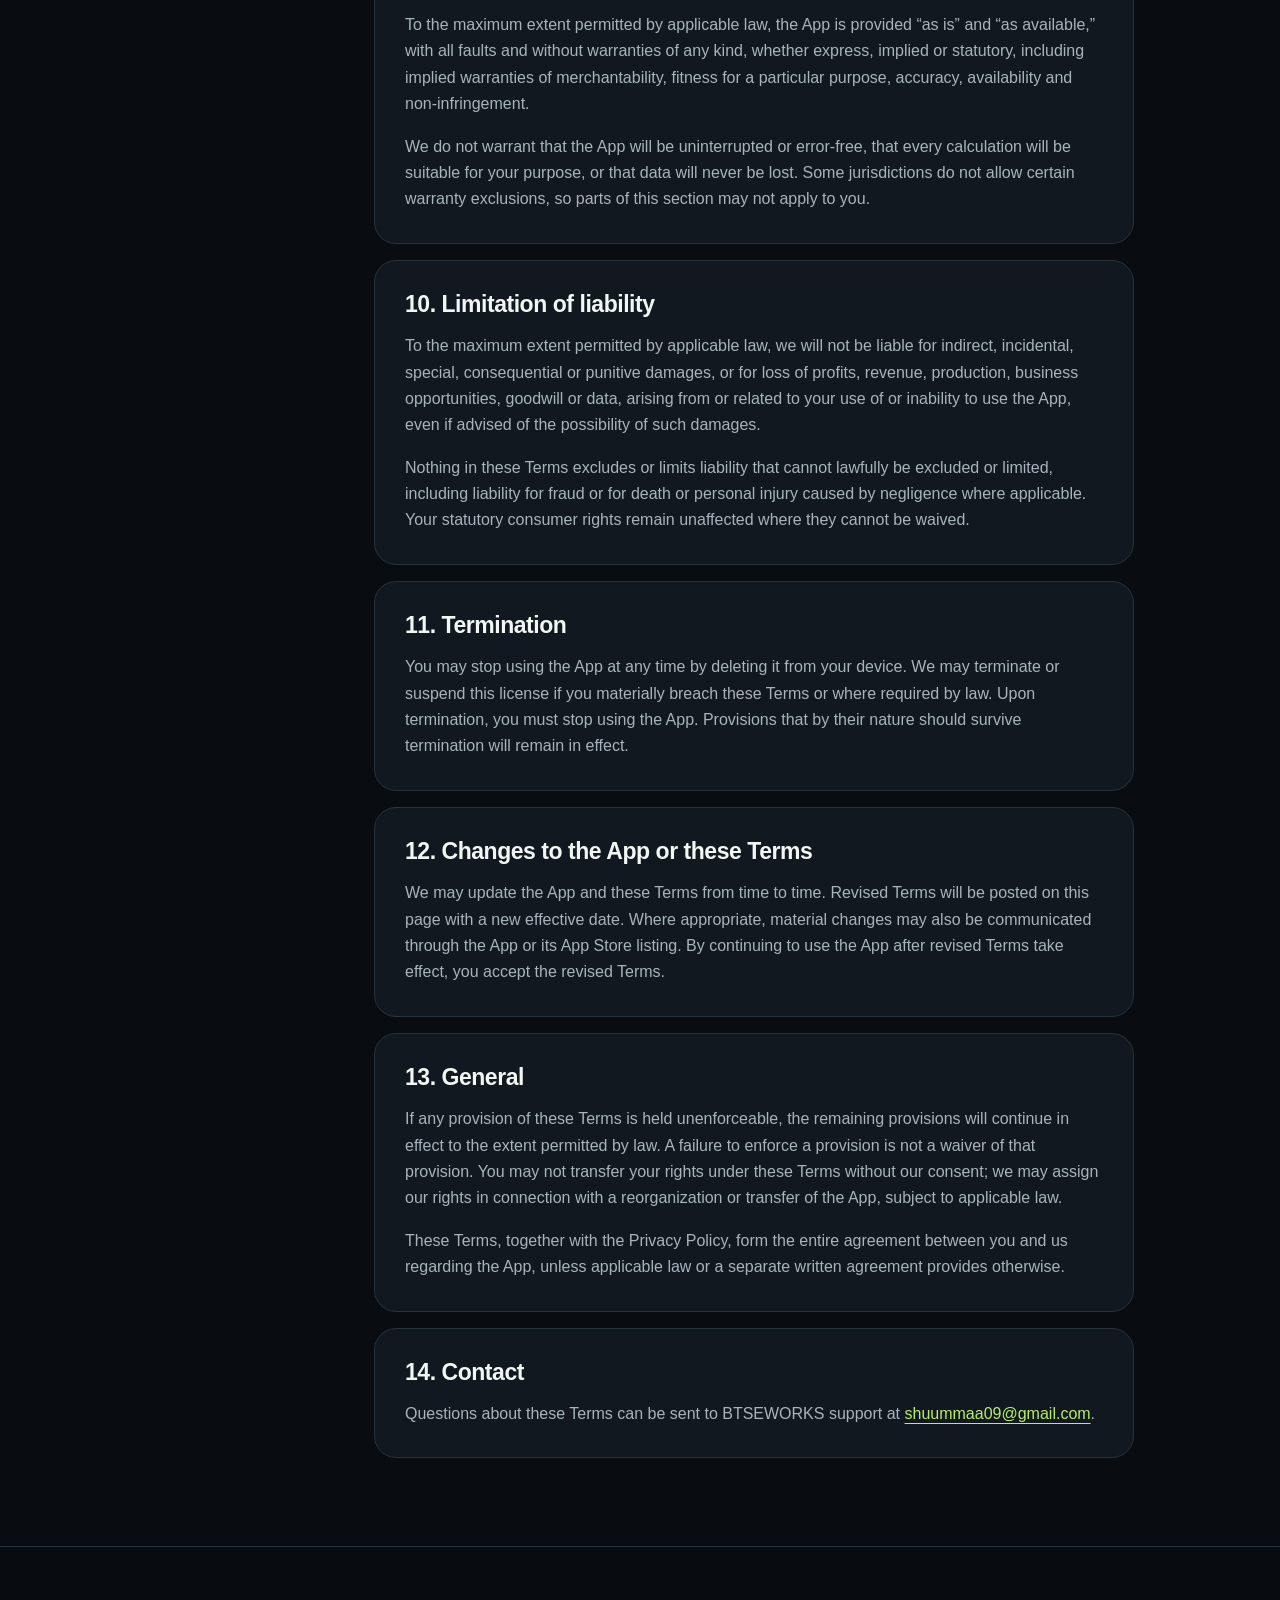
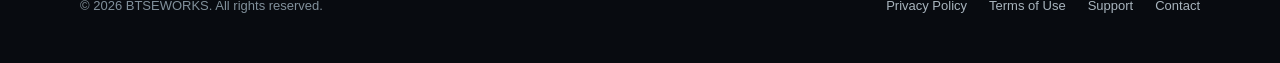
<file: terms.html>
<!DOCTYPE html>
<html lang="en">
<head>
  <meta charset="utf-8">
  <meta name="viewport" content="width=device-width, initial-scale=1">
  <meta name="description" content="Terms of Use for the BTSEWORKS production and line operations app.">
  <meta name="theme-color" content="#090d12">
  <title>Terms of Use — BTSEWORKS</title>
  <link rel="stylesheet" href="styles.css">
</head>
<body>
  <header class="site-header">
    <div class="container nav">
      <a class="brand" href="index.html" aria-label="BTSEWORKS home">
        <span class="brand-mark" aria-hidden="true"><svg viewBox="0 0 24 24" fill="none" stroke="currentColor" stroke-width="1.8"><path d="M12 15.5a3.5 3.5 0 1 0 0-7 3.5 3.5 0 0 0 0 7Z"/><path d="M19.4 15a1.7 1.7 0 0 0 .34 1.88l.06.06-2.83 2.83-.06-.06a1.7 1.7 0 0 0-1.88-.34 1.7 1.7 0 0 0-1.03 1.56V21h-4v-.08A1.7 1.7 0 0 0 9 19.37a1.7 1.7 0 0 0-1.88.34l-.06.06-2.83-2.83.06-.06A1.7 1.7 0 0 0 4.63 15a1.7 1.7 0 0 0-1.55-1.03H3v-4h.08A1.7 1.7 0 0 0 4.63 9a1.7 1.7 0 0 0-.34-1.88l-.06-.06 2.83-2.83.06.06A1.7 1.7 0 0 0 9 4.63a1.7 1.7 0 0 0 1.03-1.55V3h4v.08A1.7 1.7 0 0 0 15 4.63a1.7 1.7 0 0 0 1.88-.34l.06-.06 2.83 2.83-.06.06A1.7 1.7 0 0 0 19.37 9a1.7 1.7 0 0 0 1.55 1.03H21v4h-.08A1.7 1.7 0 0 0 19.4 15Z"/></svg></span>
        BTSEWORKS
      </a>
      <nav class="nav-links" aria-label="Main navigation">
        <a href="index.html#features">Features</a>
        <a href="privacy.html">Privacy</a>
        <a href="terms.html" aria-current="page">Terms</a>
        <a class="nav-cta" href="support.html">Support</a>
      </nav>
    </div>
  </header>

  <main class="container">
    <header class="page-hero">
      <p class="eyebrow">Using BTSEWORKS</p>
      <h1>Terms of Use</h1>
      <p>These terms set out the rules for using BTSEWORKS and explain your responsibility for the records you enter and the decisions you make from them.</p>
      <span class="updated">Effective date: November 10, 2026</span>
    </header>

    <div class="legal-layout">
      <aside class="toc" aria-label="On this page">
        <strong>On this page</strong>
        <nav>
          <a href="#agreement">Agreement</a>
          <a href="#license">License</a>
          <a href="#acceptable-use">Acceptable use</a>
          <a href="#your-content">Your content and records</a>
          <a href="#outputs">Calculations and decisions</a>
          <a href="#data-control">Exports, backups and deletion</a>
          <a href="#third-parties">Apple and third-party services</a>
          <a href="#intellectual-property">Intellectual property</a>
          <a href="#disclaimers">Disclaimers</a>
          <a href="#liability">Limitation of liability</a>
          <a href="#termination">Termination</a>
          <a href="#changes">Changes</a>
          <a href="#general">General</a>
          <a href="#contact">Contact</a>
        </nav>
      </aside>

      <div class="legal-content">
        <section class="legal-section" id="agreement">
          <h2>1. Agreement to these terms</h2>
          <p>These Terms of Use (“Terms”) are an agreement between you and the developer of BTSEWORKS (“we,” “us” or “our”) governing your use of the BTSEWORKS iOS application and any updates to it (the “App”). By downloading, installing or using the App, you agree to these Terms and our <a href="privacy.html">Privacy Policy</a>. If you do not agree, do not use the App.</p>
          <p>If you use the App for a business or another organization, you represent that you have authority to accept these Terms on its behalf.</p>
        </section>

        <section class="legal-section" id="license">
          <h2>2. License to use the App</h2>
          <p>Subject to these Terms, we grant you a limited, non-exclusive, non-transferable, non-sublicensable and revocable license to install and use BTSEWORKS on an Apple device that you own or control, for your personal or internal business operations and as permitted by the applicable App Store usage rules.</p>
          <p>We reserve all rights not expressly granted to you. This license does not transfer ownership of the App.</p>
        </section>

        <section class="legal-section" id="acceptable-use">
          <h2>3. Acceptable use</h2>
          <p>You agree not to:</p>
          <ul>
            <li>Use the App in violation of applicable law, regulation or another person's rights.</li>
            <li>Copy, sell, rent, lease, distribute, sublicense or commercially exploit the App except as permitted by these Terms or law.</li>
            <li>Modify, adapt, translate, reverse engineer, decompile or disassemble the App, except to the extent this restriction is prohibited by applicable law.</li>
            <li>Remove or alter proprietary notices, attempt to bypass security controls, or interfere with the App's operation.</li>
            <li>Use the App to store or process content that you have no legal right to use.</li>
          </ul>
        </section>

        <section class="legal-section" id="your-content">
          <h2>4. Your content and records</h2>
          <p>You retain your rights in the records, notes, names, figures, photos and other content you enter or attach in the App (“Your Content”). The App stores Your Content locally; we do not need and do not request a license to host it on a developer server.</p>
          <p>You are responsible for Your Content, including its accuracy, legality and completeness, and for having any permissions needed to record employee names, customer information, photographs or other personal or confidential information. You must comply with your organization's policies and any applicable privacy, employment, confidentiality and record-retention obligations.</p>
        </section>

        <section class="legal-section" id="outputs">
          <h2>5. Calculations and operational decisions</h2>
          <p>BTSEWORKS is a self-record-keeping and planning tool. Charts, schedules, capacity indicators, due-date indicators, OEE, scrap rates, costs and other outputs are calculated from the data and settings you provide. We do not independently verify those inputs or outputs.</p>
          <p>The App does not provide engineering, safety, legal, accounting, investment or other professional advice. It does not trade, hold or advise on financial instruments. Its outputs are not audited statements, quotations, delivery guarantees or promises of an operational result.</p>
          <p>Do not use the App as the sole basis for safety-critical decisions or commitments. Review source records and apply appropriate professional and operational judgment before acting.</p>
        </section>

        <section class="legal-section" id="data-control">
          <h2>6. Exports, backups and deletion</h2>
          <p>You are responsible for maintaining independent backups of important information. BTSEWORKS does not provide cloud sync or a developer-operated backup service. Device backups may be handled separately by your operating system or backup provider.</p>
          <p>When you export or share a CSV file, you choose the destination and are responsible for reviewing the file, protecting confidential information and complying with applicable obligations. Once shared, the destination service and recipients control their own copies.</p>
          <p>Deleting records, clearing the workspace, restoring the sample workspace or deleting the App may permanently remove local information. Exported copies and device backups may remain. Use these functions carefully and export important records first.</p>
        </section>

        <section class="legal-section" id="third-parties">
          <h2>7. Apple and third-party services</h2>
          <p>Your acquisition and use of the App through the Apple App Store is also subject to Apple's applicable terms. These Terms are between you and the App developer, not Apple. Apple has no obligation to provide maintenance or support for the App and is not responsible for the App or its content, except for any non-waivable responsibilities imposed by applicable law.</p>
          <p>The iOS share sheet, email apps, storage providers, device backup services and other third-party services you choose to use are governed by their own terms. We are not responsible for third-party services or their handling of exported information.</p>
        </section>

        <section class="legal-section" id="intellectual-property">
          <h2>8. Intellectual property</h2>
          <p>The App, its design, graphics, text, software and branding, excluding Your Content and third-party materials, are owned by the developer or its licensors and are protected by applicable intellectual-property laws. No rights are granted except the limited license in these Terms.</p>
          <p>If you send feedback or suggestions, you allow us to use them to improve the App without obligation or compensation, provided that we do not receive a license to disclose your confidential production records.</p>
        </section>

        <section class="legal-section" id="disclaimers">
          <h2>9. Disclaimers</h2>
          <p>To the maximum extent permitted by applicable law, the App is provided “as is” and “as available,” with all faults and without warranties of any kind, whether express, implied or statutory, including implied warranties of merchantability, fitness for a particular purpose, accuracy, availability and non-infringement.</p>
          <p>We do not warrant that the App will be uninterrupted or error-free, that every calculation will be suitable for your purpose, or that data will never be lost. Some jurisdictions do not allow certain warranty exclusions, so parts of this section may not apply to you.</p>
        </section>

        <section class="legal-section" id="liability">
          <h2>10. Limitation of liability</h2>
          <p>To the maximum extent permitted by applicable law, we will not be liable for indirect, incidental, special, consequential or punitive damages, or for loss of profits, revenue, production, business opportunities, goodwill or data, arising from or related to your use of or inability to use the App, even if advised of the possibility of such damages.</p>
          <p>Nothing in these Terms excludes or limits liability that cannot lawfully be excluded or limited, including liability for fraud or for death or personal injury caused by negligence where applicable. Your statutory consumer rights remain unaffected where they cannot be waived.</p>
        </section>

        <section class="legal-section" id="termination">
          <h2>11. Termination</h2>
          <p>You may stop using the App at any time by deleting it from your device. We may terminate or suspend this license if you materially breach these Terms or where required by law. Upon termination, you must stop using the App. Provisions that by their nature should survive termination will remain in effect.</p>
        </section>

        <section class="legal-section" id="changes">
          <h2>12. Changes to the App or these Terms</h2>
          <p>We may update the App and these Terms from time to time. Revised Terms will be posted on this page with a new effective date. Where appropriate, material changes may also be communicated through the App or its App Store listing. By continuing to use the App after revised Terms take effect, you accept the revised Terms.</p>
        </section>

        <section class="legal-section" id="general">
          <h2>13. General</h2>
          <p>If any provision of these Terms is held unenforceable, the remaining provisions will continue in effect to the extent permitted by law. A failure to enforce a provision is not a waiver of that provision. You may not transfer your rights under these Terms without our consent; we may assign our rights in connection with a reorganization or transfer of the App, subject to applicable law.</p>
          <p>These Terms, together with the Privacy Policy, form the entire agreement between you and us regarding the App, unless applicable law or a separate written agreement provides otherwise.</p>
        </section>

        <section class="legal-section" id="contact">
          <h2>14. Contact</h2>
          <p>Questions about these Terms can be sent to BTSEWORKS support at <a href="mailto:shuummaa09@gmail.com">shuummaa09@gmail.com</a>.</p>
        </section>
      </div>
    </div>
  </main>

  <footer class="site-footer">
    <div class="container footer-inner">
      <span>© 2026 BTSEWORKS. All rights reserved.</span>
      <nav class="footer-links" aria-label="Footer navigation">
        <a href="privacy.html">Privacy Policy</a>
        <a href="terms.html">Terms of Use</a>
        <a href="support.html">Support</a>
        <a href="mailto:shuummaa09@gmail.com">Contact</a>
      </nav>
    </div>
  </footer>
</body>
</html>
</file>
<file: styles.css>
:root {
  color-scheme: dark;
  --bg: #090d12;
  --surface: #111820;
  --surface-raised: #16212b;
  --text: #f3f7f4;
  --muted: #a8b4bd;
  --subtle: #81909b;
  --line: #26333d;
  --accent: #b8ef68;
  --accent-dark: #17240d;
  --blue: #78c7ff;
  --max-width: 1120px;
  --radius: 22px;
}

* {
  box-sizing: border-box;
}

html {
  scroll-behavior: smooth;
  scroll-padding-top: 96px;
}

body {
  margin: 0;
  background:
    radial-gradient(circle at 85% 0%, rgba(120, 199, 255, 0.08), transparent 28rem),
    var(--bg);
  color: var(--text);
  font-family: -apple-system, BlinkMacSystemFont, "Segoe UI", Helvetica, Arial, sans-serif;
  font-size: 16px;
  line-height: 1.65;
  -webkit-font-smoothing: antialiased;
}

a {
  color: var(--accent);
  text-decoration-thickness: 1px;
  text-underline-offset: 4px;
}

a:hover {
  color: #d2ff91;
}

a:focus-visible {
  outline: 3px solid var(--blue);
  outline-offset: 4px;
  border-radius: 4px;
}

img,
svg {
  display: block;
  max-width: 100%;
}

.container {
  width: min(calc(100% - 40px), var(--max-width));
  margin-inline: auto;
}

.site-header {
  position: sticky;
  z-index: 10;
  top: 0;
  border-bottom: 1px solid rgba(38, 51, 61, 0.8);
  background: rgba(9, 13, 18, 0.9);
  backdrop-filter: blur(18px);
  -webkit-backdrop-filter: blur(18px);
}

.nav {
  display: flex;
  min-height: 74px;
  align-items: center;
  justify-content: space-between;
  gap: 24px;
}

.brand {
  display: inline-flex;
  align-items: center;
  gap: 11px;
  color: var(--text);
  font-size: 15px;
  font-weight: 800;
  letter-spacing: 0.08em;
  text-decoration: none;
}

.brand:hover {
  color: var(--text);
}

.brand-mark {
  display: grid;
  width: 34px;
  height: 34px;
  place-items: center;
  border: 1px solid rgba(184, 239, 104, 0.4);
  border-radius: 10px;
  background: rgba(184, 239, 104, 0.1);
  color: var(--accent);
}

.brand-mark svg {
  width: 18px;
  height: 18px;
}

.nav-links {
  display: flex;
  align-items: center;
  gap: 26px;
}

.nav-links a {
  color: var(--muted);
  font-size: 14px;
  font-weight: 600;
  text-decoration: none;
}

.nav-links a:hover,
.nav-links a[aria-current="page"] {
  color: var(--text);
}

.nav-links .nav-cta {
  padding: 9px 16px;
  border: 1px solid var(--line);
  border-radius: 999px;
  color: var(--text);
}

.nav-links .nav-cta:hover {
  border-color: var(--accent);
}

.hero {
  display: grid;
  grid-template-columns: minmax(0, 1fr) minmax(360px, 0.9fr);
  gap: 72px;
  align-items: center;
  padding-block: 100px 96px;
}

.eyebrow {
  display: inline-flex;
  align-items: center;
  gap: 8px;
  margin: 0 0 18px;
  color: var(--accent);
  font-size: 12px;
  font-weight: 800;
  letter-spacing: 0.12em;
  text-transform: uppercase;
}

.eyebrow::before {
  width: 20px;
  height: 2px;
  background: currentColor;
  content: "";
}

h1,
h2,
h3 {
  margin-top: 0;
  line-height: 1.15;
  letter-spacing: -0.035em;
}

h1 {
  max-width: 680px;
  margin-bottom: 24px;
  font-size: clamp(46px, 6vw, 76px);
  font-weight: 800;
}

h2 {
  margin-bottom: 16px;
  font-size: clamp(30px, 4vw, 44px);
}

h3 {
  margin-bottom: 10px;
  font-size: 20px;
}

.hero-copy > p:not(.eyebrow) {
  max-width: 590px;
  margin: 0;
  color: var(--muted);
  font-size: 19px;
}

.button-row {
  display: flex;
  flex-wrap: wrap;
  gap: 12px;
  margin-top: 32px;
}

.button {
  display: inline-flex;
  min-height: 48px;
  align-items: center;
  justify-content: center;
  gap: 9px;
  padding: 12px 21px;
  border: 1px solid transparent;
  border-radius: 12px;
  font-size: 14px;
  font-weight: 750;
  text-decoration: none;
}

.button-primary {
  background: var(--accent);
  color: var(--accent-dark);
}

.button-primary:hover {
  background: #cdfc88;
  color: var(--accent-dark);
}

.button-secondary {
  border-color: var(--line);
  background: var(--surface);
  color: var(--text);
}

.button-secondary:hover {
  border-color: var(--subtle);
  color: var(--text);
}

.hero-note {
  display: flex;
  flex-wrap: wrap;
  gap: 18px;
  margin-top: 26px;
  color: var(--subtle);
  font-size: 13px;
}

.hero-note span {
  display: inline-flex;
  align-items: center;
  gap: 7px;
}

.hero-note span::before {
  width: 5px;
  height: 5px;
  border-radius: 50%;
  background: var(--accent);
  content: "";
}

.console {
  position: relative;
  padding: 22px;
  overflow: hidden;
  border: 1px solid var(--line);
  border-radius: 28px;
  background: linear-gradient(145deg, var(--surface-raised), var(--surface));
  box-shadow: 0 30px 80px rgba(0, 0, 0, 0.35);
}

.console::before {
  position: absolute;
  top: -100px;
  right: -100px;
  width: 260px;
  height: 260px;
  border-radius: 50%;
  background: rgba(184, 239, 104, 0.07);
  content: "";
  filter: blur(4px);
}

.console-top {
  position: relative;
  display: flex;
  align-items: center;
  justify-content: space-between;
  margin-bottom: 24px;
}

.console-label {
  color: var(--muted);
  font-size: 11px;
  font-weight: 750;
  letter-spacing: 0.11em;
  text-transform: uppercase;
}

.live-badge {
  display: inline-flex;
  align-items: center;
  gap: 7px;
  color: var(--accent);
  font-size: 11px;
  font-weight: 700;
}

.live-badge::before {
  width: 7px;
  height: 7px;
  border-radius: 50%;
  background: var(--accent);
  box-shadow: 0 0 0 4px rgba(184, 239, 104, 0.1);
  content: "";
}

.gauge-wrap {
  display: grid;
  place-items: center;
  padding-block: 8px 24px;
}

.gauge {
  display: grid;
  width: 158px;
  height: 158px;
  place-items: center;
  border-radius: 50%;
  background: conic-gradient(var(--accent) 0 86.4%, #26333d 86.4% 100%);
  box-shadow: 0 0 40px rgba(184, 239, 104, 0.08);
}

.gauge::before {
  grid-area: 1 / 1;
  width: 128px;
  height: 128px;
  border-radius: 50%;
  background: var(--surface);
  content: "";
}

.gauge-value {
  z-index: 1;
  grid-area: 1 / 1;
  text-align: center;
}

.gauge-value strong {
  display: block;
  font-size: 38px;
  letter-spacing: -0.05em;
  line-height: 1;
}

.gauge-value span {
  color: var(--subtle);
  font-size: 11px;
}

.metric-grid {
  display: grid;
  grid-template-columns: repeat(3, 1fr);
  gap: 10px;
}

.metric {
  padding: 14px;
  border: 1px solid var(--line);
  border-radius: 14px;
  background: rgba(9, 13, 18, 0.5);
}

.metric span {
  display: block;
  margin-bottom: 5px;
  color: var(--subtle);
  font-size: 10px;
}

.metric strong {
  font-size: 18px;
}

.chart {
  display: flex;
  height: 88px;
  align-items: end;
  gap: 8px;
  margin-top: 20px;
  padding: 16px 16px 0;
  border: 1px solid var(--line);
  border-radius: 14px 14px 0 0;
  background: rgba(9, 13, 18, 0.35);
}

.chart i {
  flex: 1;
  height: var(--bar);
  border-radius: 4px 4px 0 0;
  background: linear-gradient(to top, rgba(184, 239, 104, 0.35), var(--accent));
}

.section {
  padding-block: 88px;
  border-top: 1px solid var(--line);
}

.section-heading {
  max-width: 680px;
  margin-bottom: 42px;
}

.section-heading p:not(.eyebrow) {
  margin: 0;
  color: var(--muted);
  font-size: 17px;
}

.feature-grid {
  display: grid;
  grid-template-columns: repeat(3, 1fr);
  gap: 18px;
}

.feature-card {
  padding: 28px;
  border: 1px solid var(--line);
  border-radius: var(--radius);
  background: var(--surface);
}

.feature-icon {
  display: grid;
  width: 42px;
  height: 42px;
  margin-bottom: 24px;
  place-items: center;
  border-radius: 12px;
  background: rgba(184, 239, 104, 0.1);
  color: var(--accent);
}

.feature-icon svg {
  width: 21px;
  height: 21px;
}

.feature-card p {
  margin: 0;
  color: var(--muted);
  font-size: 14px;
}

.split-section {
  display: grid;
  grid-template-columns: 0.85fr 1.15fr;
  gap: 80px;
  align-items: start;
}

.split-section > div > p:not(.eyebrow) {
  color: var(--muted);
}

.check-list {
  display: grid;
  gap: 12px;
  margin: 0;
  padding: 0;
  list-style: none;
}

.check-list li {
  position: relative;
  padding: 20px 22px 20px 52px;
  border: 1px solid var(--line);
  border-radius: 15px;
  background: var(--surface);
  color: var(--muted);
}

.check-list li::before {
  position: absolute;
  top: 21px;
  left: 22px;
  color: var(--accent);
  content: "✓";
  font-weight: 800;
}

.check-list strong {
  color: var(--text);
}

.cta-panel {
  display: flex;
  align-items: center;
  justify-content: space-between;
  gap: 36px;
  margin-block: 88px;
  padding: 42px;
  border: 1px solid rgba(184, 239, 104, 0.25);
  border-radius: var(--radius);
  background: linear-gradient(120deg, rgba(184, 239, 104, 0.08), var(--surface));
}

.cta-panel h2 {
  margin-bottom: 10px;
  font-size: 32px;
}

.cta-panel p {
  margin: 0;
  color: var(--muted);
}

.site-footer {
  border-top: 1px solid var(--line);
  background: rgba(0, 0, 0, 0.12);
}

.footer-inner {
  display: flex;
  min-height: 116px;
  align-items: center;
  justify-content: space-between;
  gap: 24px;
  color: var(--subtle);
  font-size: 13px;
}

.footer-links {
  display: flex;
  flex-wrap: wrap;
  gap: 22px;
}

.footer-links a {
  color: var(--muted);
  text-decoration: none;
}

.footer-links a:hover {
  color: var(--accent);
}

.page-hero {
  max-width: 820px;
  padding-block: 76px 48px;
}

.page-hero h1 {
  margin-bottom: 18px;
  font-size: clamp(40px, 6vw, 62px);
}

.page-hero > p:not(.eyebrow) {
  max-width: 700px;
  margin-bottom: 0;
  color: var(--muted);
  font-size: 18px;
}

.updated {
  display: inline-block;
  margin-top: 24px;
  padding: 7px 12px;
  border: 1px solid var(--line);
  border-radius: 999px;
  color: var(--subtle);
  font-size: 12px;
}

.legal-layout {
  display: grid;
  grid-template-columns: 230px minmax(0, 760px);
  gap: 64px;
  align-items: start;
  padding-bottom: 88px;
}

.toc {
  position: sticky;
  top: 106px;
  padding: 20px;
  border: 1px solid var(--line);
  border-radius: 16px;
  background: var(--surface);
}

.toc strong {
  display: block;
  margin-bottom: 12px;
  font-size: 13px;
}

.toc a {
  display: block;
  padding-block: 5px;
  color: var(--muted);
  font-size: 12px;
  text-decoration: none;
}

.toc a:hover {
  color: var(--accent);
}

.legal-content {
  min-width: 0;
}

.legal-section {
  padding: 30px;
  border: 1px solid var(--line);
  border-radius: var(--radius);
  background: var(--surface);
}

.legal-section + .legal-section {
  margin-top: 16px;
}

.legal-section h2 {
  margin-bottom: 16px;
  font-size: 23px;
  letter-spacing: -0.02em;
}

.legal-section h3 {
  margin-top: 24px;
  font-size: 17px;
  letter-spacing: -0.01em;
}

.legal-section p,
.legal-section li {
  color: var(--muted);
}

.legal-section p:last-child,
.legal-section ul:last-child,
.legal-section ol:last-child {
  margin-bottom: 0;
}

.legal-section ul,
.legal-section ol {
  padding-left: 22px;
}

.legal-section li + li {
  margin-top: 8px;
}

.legal-section strong {
  color: var(--text);
}

.notice {
  margin-bottom: 20px;
  padding: 22px 24px;
  border: 1px solid rgba(184, 239, 104, 0.28);
  border-radius: 16px;
  background: rgba(184, 239, 104, 0.06);
  color: var(--muted);
}

.notice strong {
  color: var(--text);
}

.notice p:last-child {
  margin-bottom: 0;
}

.support-grid {
  display: grid;
  grid-template-columns: repeat(2, 1fr);
  gap: 18px;
  padding-bottom: 24px;
}

.support-card {
  padding: 28px;
  border: 1px solid var(--line);
  border-radius: var(--radius);
  background: var(--surface);
}

.support-card p {
  margin-bottom: 0;
  color: var(--muted);
}

.faq-list {
  display: grid;
  gap: 12px;
  padding-bottom: 88px;
}

.faq-list details {
  border: 1px solid var(--line);
  border-radius: 16px;
  background: var(--surface);
}

.faq-list summary {
  position: relative;
  padding: 22px 54px 22px 24px;
  cursor: pointer;
  font-weight: 700;
  list-style: none;
}

.faq-list summary::-webkit-details-marker {
  display: none;
}

.faq-list summary::after {
  position: absolute;
  top: 20px;
  right: 24px;
  color: var(--accent);
  content: "+";
  font-size: 22px;
  font-weight: 400;
}

.faq-list details[open] summary::after {
  content: "−";
}

.faq-list details > div {
  padding: 0 24px 22px;
  color: var(--muted);
}

.faq-list details > div p:last-child,
.faq-list details > div ol:last-child,
.faq-list details > div ul:last-child {
  margin-bottom: 0;
}

.faq-list summary:focus-visible {
  outline: 3px solid var(--blue);
  outline-offset: 3px;
  border-radius: 16px;
}

.contact-box {
  overflow-wrap: anywhere;
}

.contact-box a {
  font-weight: 700;
}

.muted {
  color: var(--muted);
}

.small {
  font-size: 13px;
}

@media (max-width: 900px) {
  .hero {
    grid-template-columns: 1fr;
    gap: 48px;
    padding-block: 72px;
  }

  .hero-copy {
    max-width: 720px;
  }

  .console {
    width: min(100%, 540px);
  }

  .feature-grid {
    grid-template-columns: repeat(2, 1fr);
  }

  .split-section {
    grid-template-columns: 1fr;
    gap: 32px;
  }

  .legal-layout {
    grid-template-columns: 1fr;
    gap: 24px;
  }

  .toc {
    position: static;
  }

  .toc nav {
    columns: 2;
  }
}

@media (max-width: 640px) {
  .container {
    width: min(calc(100% - 28px), var(--max-width));
  }

  .nav {
    min-height: 66px;
    gap: 12px;
  }

  .brand {
    font-size: 13px;
  }

  .brand-mark {
    width: 31px;
    height: 31px;
  }

  .nav-links {
    gap: 14px;
  }

  .nav-links a {
    font-size: 12px;
  }

  .nav-links a:first-child,
  .nav-links a:nth-child(2) {
    display: none;
  }

  .nav-links .nav-cta {
    padding: 7px 12px;
  }

  .hero {
    padding-block: 54px;
  }

  h1 {
    font-size: 44px;
  }

  .hero-copy > p:not(.eyebrow),
  .page-hero > p:not(.eyebrow) {
    font-size: 16px;
  }

  .console {
    padding: 17px;
    border-radius: 22px;
  }

  .metric {
    padding: 11px;
  }

  .metric strong {
    font-size: 16px;
  }

  .section {
    padding-block: 60px;
  }

  .feature-grid,
  .support-grid {
    grid-template-columns: 1fr;
  }

  .feature-card,
  .support-card {
    padding: 24px;
  }

  .cta-panel {
    align-items: flex-start;
    flex-direction: column;
    margin-block: 60px;
    padding: 28px;
  }

  .footer-inner {
    align-items: flex-start;
    flex-direction: column;
    justify-content: center;
    padding-block: 28px;
  }

  .page-hero {
    padding-block: 54px 36px;
  }

  .legal-section {
    padding: 23px;
  }

  .toc nav {
    columns: 1;
  }
}

@media (prefers-reduced-motion: reduce) {
  html {
    scroll-behavior: auto;
  }
}
</file>
